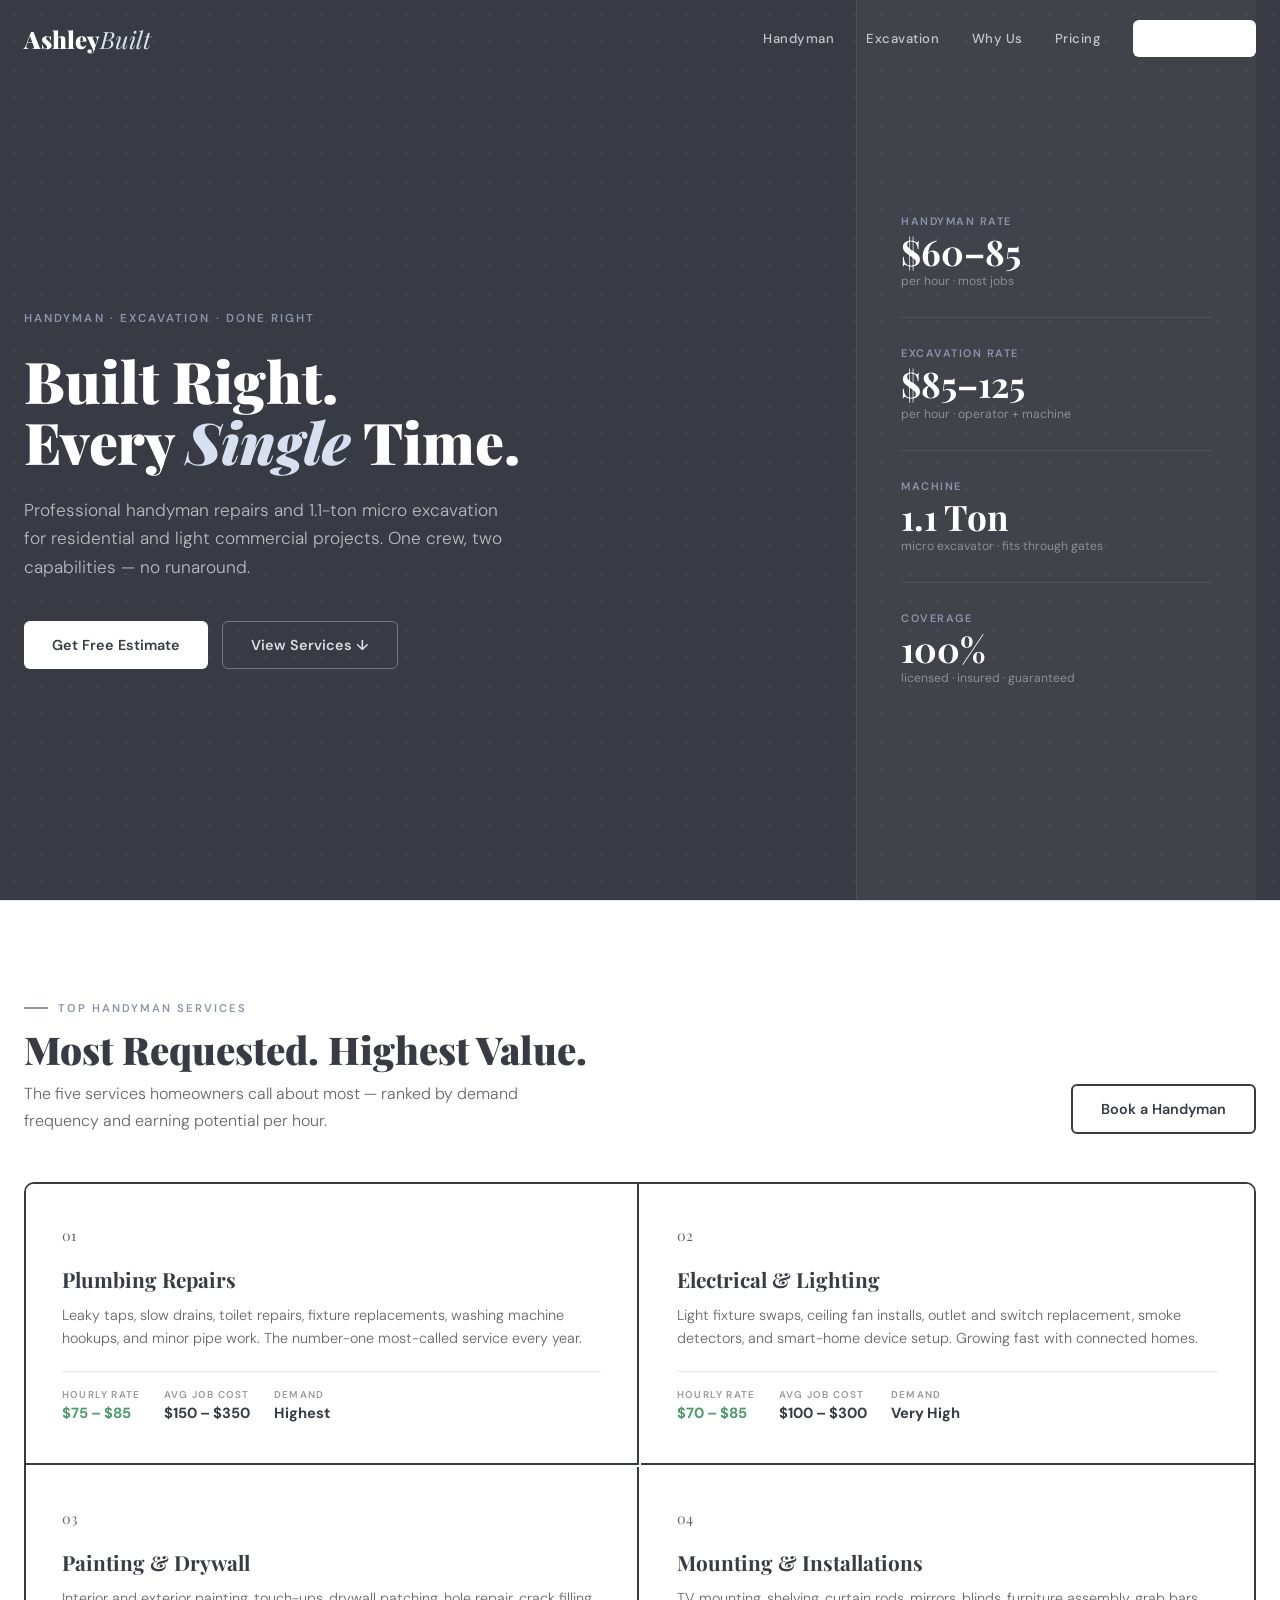
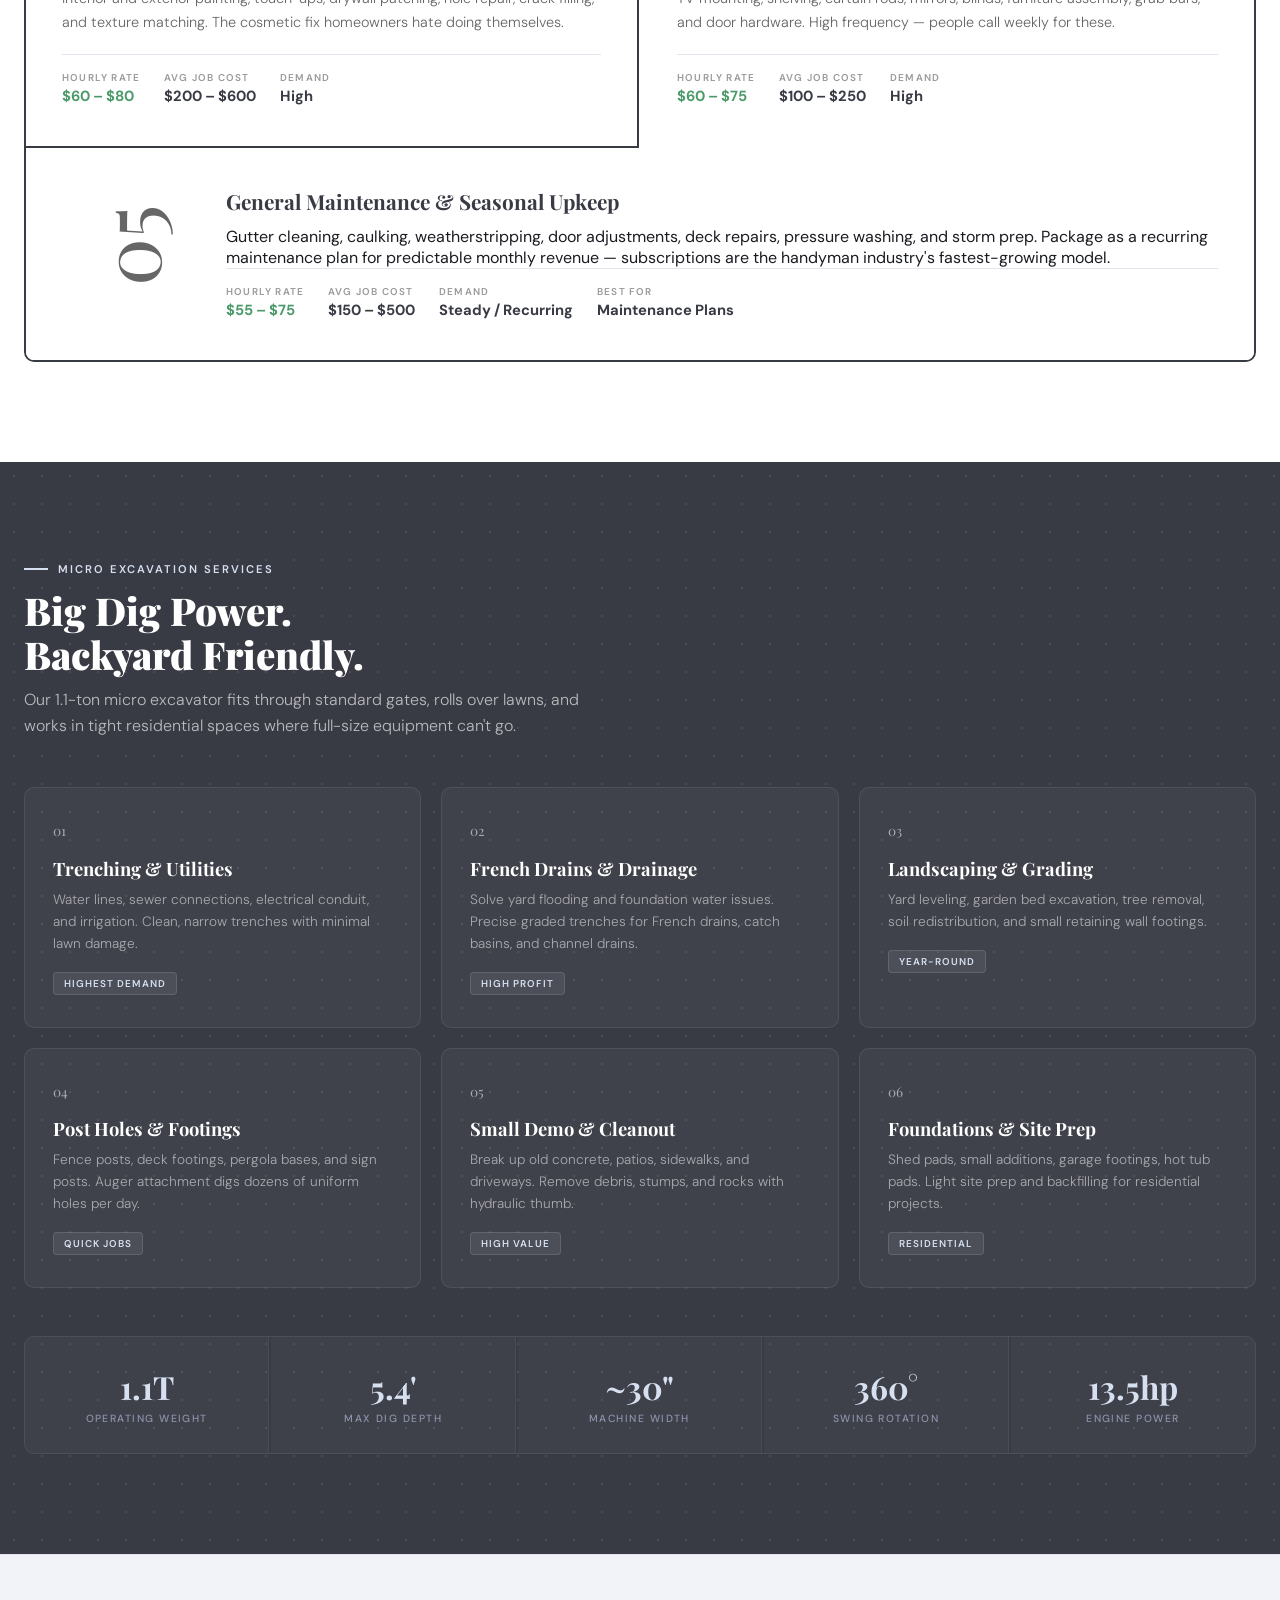
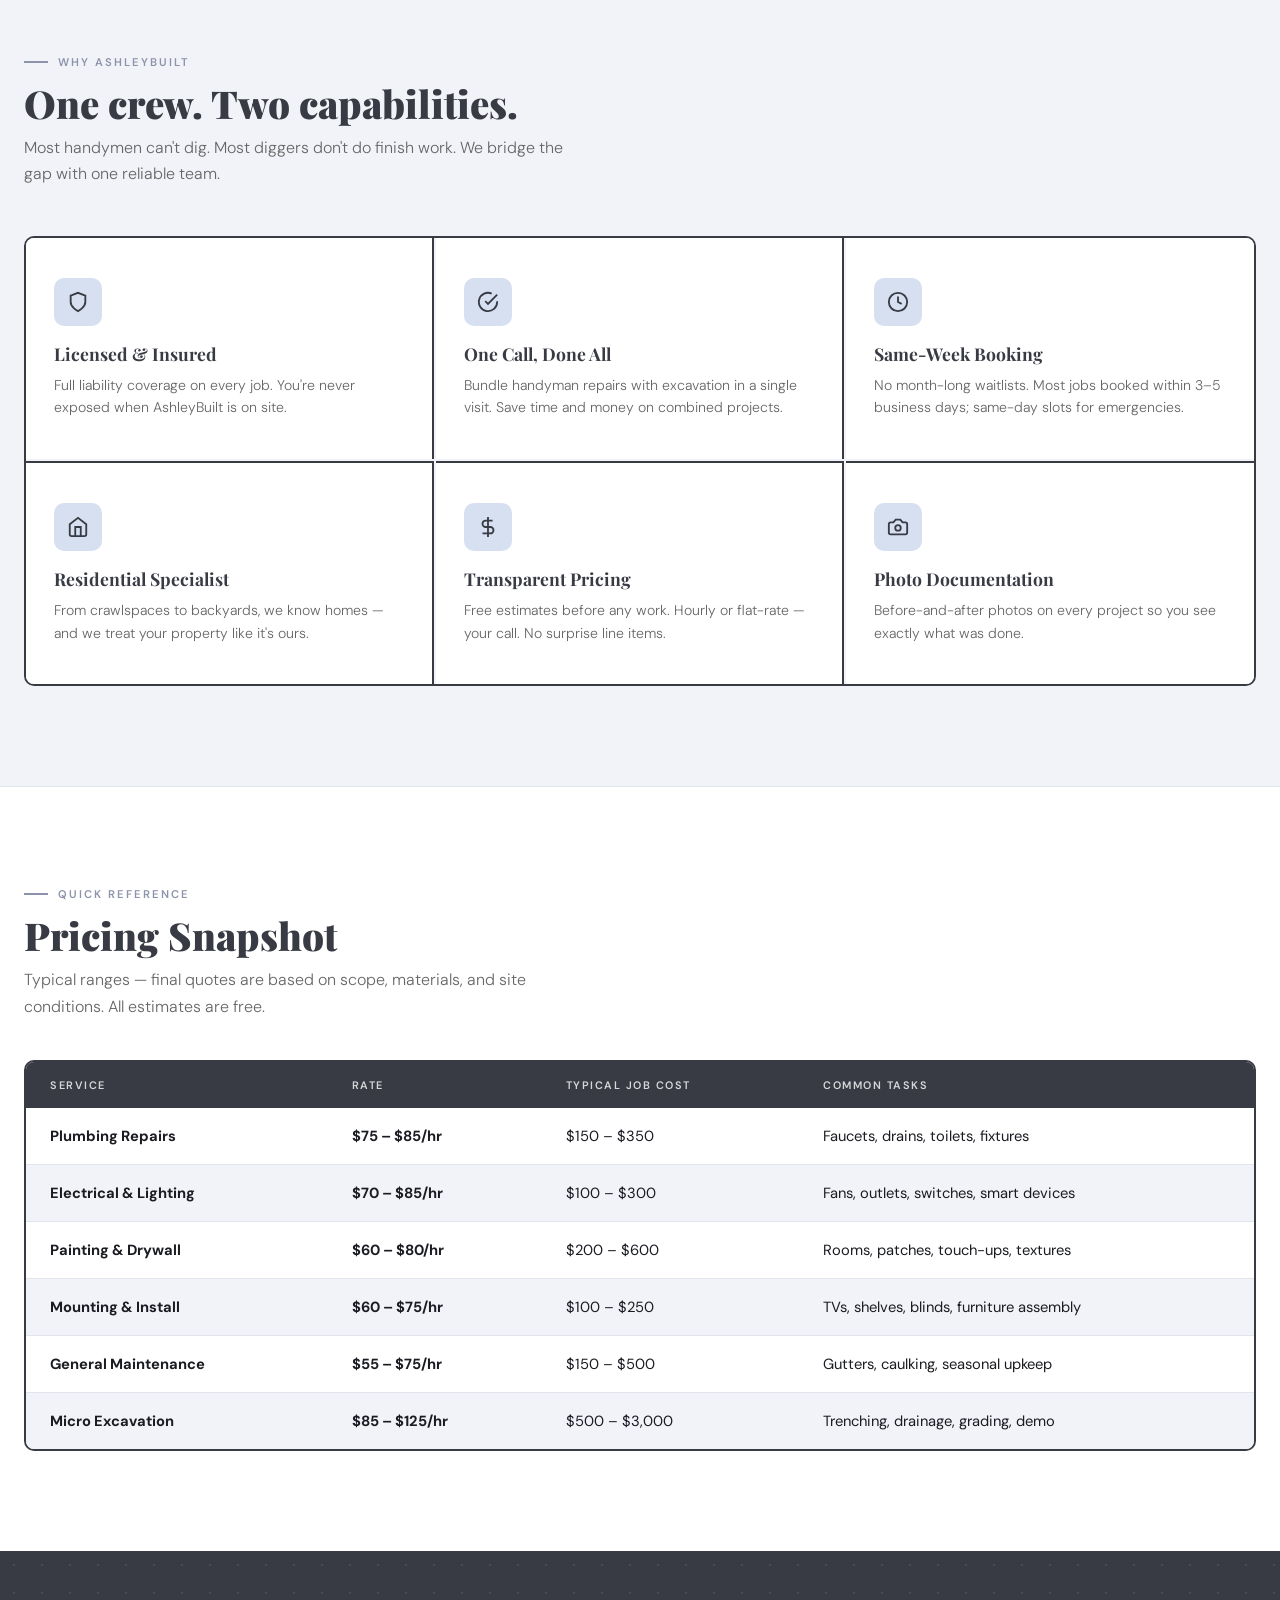
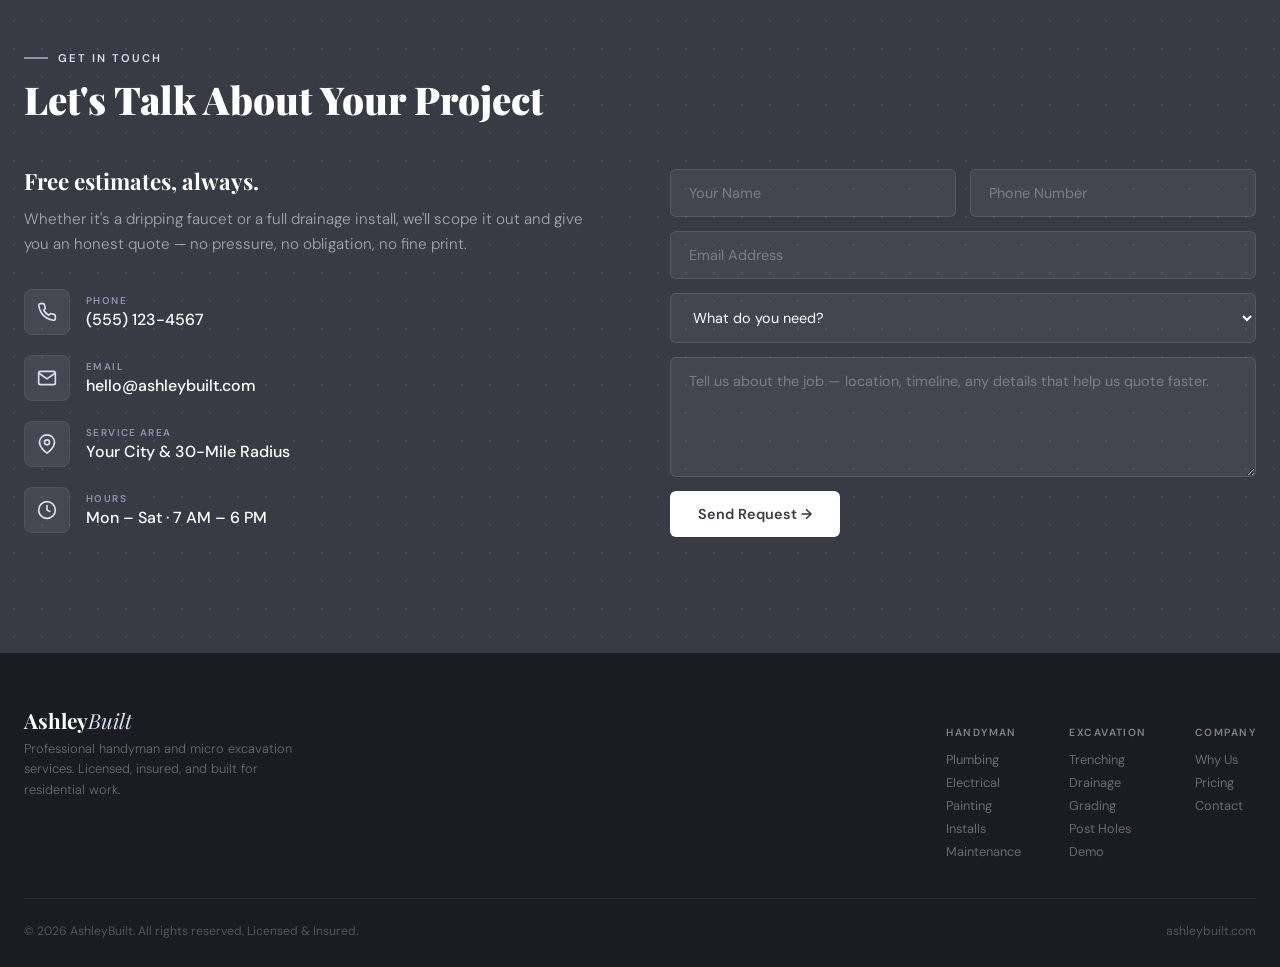
<file: index.html>
<!doctype html>
<html lang="en">
    <head>
        <meta charset="UTF-8" />
        <meta name="viewport" content="width=device-width, initial-scale=1.0" />
        <title>AshleyBuilt — Handyman & Micro Excavation Services</title>
        <link rel="preconnect" href="https://fonts.googleapis.com" />
        <link
            href="https://fonts.googleapis.com/css2?family=DM+Sans:ital,wght@0,300;0,400;0,500;0,600;0,700&family=Playfair+Display:ital,wght@0,400;0,700;0,900;1,400;1,700&display=swap"
            rel="stylesheet"
        />
        <link rel="stylesheet" href="styles.css" />
    </head>
    <body>
        <!-- ═══════════════════════════════════════════════════════
     NAV
     ═══════════════════════════════════════════════════════ -->
        <nav class="site-nav" id="siteNav">
            <div class="container">
                <div class="nav-inner">
                    <a href="#" class="nav-logo">Ashley<span>Built</span></a>
                    <div class="nav-links" id="navLinks">
                        <a href="#handyman">Handyman</a>
                        <a href="#excavation">Excavation</a>
                        <a href="#why">Why Us</a>
                        <a href="#pricing">Pricing</a>
                        <a
                            href="#contact"
                            class="btn btn--solid"
                            style="font-size: 0.8rem"
                            >Get a Quote</a
                        >
                    </div>
                    <button
                        class="mobile-menu-btn"
                        id="menuBtn"
                        aria-label="Toggle menu"
                    >
                        <span></span><span></span><span></span>
                    </button>
                </div>
            </div>
        </nav>

        <!-- ═══════════════════════════════════════════════════════
     PAGE 1 — HERO
     ═══════════════════════════════════════════════════════ -->
        <section class="hero dot-bg" id="home">
            <div class="container">
                <div class="hero-inner">
                    <div class="hero-copy">
                        <p class="hero-eyebrow">
                            Handyman · Excavation · Done Right
                        </p>
                        <h1>Built Right.<br />Every <em>Single</em> Time.</h1>
                        <p class="hero-sub">
                            Professional handyman repairs and 1.1-ton micro
                            excavation for residential and light commercial
                            projects. One crew, two capabilities — no runaround.
                        </p>
                        <div class="hero-ctas">
                            <a href="#contact" class="btn btn--solid"
                                >Get Free Estimate</a
                            >
                            <a href="#handyman" class="btn btn--ghost"
                                >View Services ↓</a
                            >
                        </div>
                    </div>
                    <aside class="hero-panel">
                        <div class="hero-stat">
                            <p class="stat-label">Handyman Rate</p>
                            <p class="stat-value">$60–85</p>
                            <p class="stat-note">per hour · most jobs</p>
                        </div>
                        <div class="hero-stat">
                            <p class="stat-label">Excavation Rate</p>
                            <p class="stat-value">$85–125</p>
                            <p class="stat-note">
                                per hour · operator + machine
                            </p>
                        </div>
                        <div class="hero-stat">
                            <p class="stat-label">Machine</p>
                            <p class="stat-value">1.1 Ton</p>
                            <p class="stat-note">
                                micro excavator · fits through gates
                            </p>
                        </div>
                        <div class="hero-stat">
                            <p class="stat-label">Coverage</p>
                            <p class="stat-value">100%</p>
                            <p class="stat-note">
                                licensed · insured · guaranteed
                            </p>
                        </div>
                    </aside>
                </div>
            </div>
        </section>

        <!-- ═══════════════════════════════════════════════════════
     PAGE 2 — HANDYMAN SERVICES
     ═══════════════════════════════════════════════════════ -->
        <section class="services-section" id="handyman">
            <div class="container">
                <div class="services-header">
                    <div>
                        <p class="section-eyebrow">Top Handyman Services</p>
                        <h2 class="section-title">
                            Most Requested. Highest Value.
                        </h2>
                        <p class="section-sub">
                            The five services homeowners call about most —
                            ranked by demand frequency and earning potential per
                            hour.
                        </p>
                    </div>
                    <a href="#contact" class="btn btn--outline"
                        >Book a Handyman</a
                    >
                </div>

                <div class="services-grid">
                    <!-- 1 -->
                    <div class="service-card reveal">
                        <p class="service-rank">01</p>
                        <h3>Plumbing Repairs</h3>
                        <p>
                            Leaky taps, slow drains, toilet repairs, fixture
                            replacements, washing machine hookups, and minor
                            pipe work. The number-one most-called service every
                            year.
                        </p>
                        <div class="service-meta">
                            <div class="meta-block">
                                <p class="meta-label">Hourly Rate</p>
                                <p class="meta-value meta-value--green">
                                    $75 – $85
                                </p>
                            </div>
                            <div class="meta-block">
                                <p class="meta-label">Avg Job Cost</p>
                                <p class="meta-value">$150 – $350</p>
                            </div>
                            <div class="meta-block">
                                <p class="meta-label">Demand</p>
                                <p class="meta-value">Highest</p>
                            </div>
                        </div>
                    </div>

                    <!-- 2 -->
                    <div class="service-card reveal">
                        <p class="service-rank">02</p>
                        <h3>Electrical &amp; Lighting</h3>
                        <p>
                            Light fixture swaps, ceiling fan installs, outlet
                            and switch replacement, smoke detectors, and
                            smart-home device setup. Growing fast with connected
                            homes.
                        </p>
                        <div class="service-meta">
                            <div class="meta-block">
                                <p class="meta-label">Hourly Rate</p>
                                <p class="meta-value meta-value--green">
                                    $70 – $85
                                </p>
                            </div>
                            <div class="meta-block">
                                <p class="meta-label">Avg Job Cost</p>
                                <p class="meta-value">$100 – $300</p>
                            </div>
                            <div class="meta-block">
                                <p class="meta-label">Demand</p>
                                <p class="meta-value">Very High</p>
                            </div>
                        </div>
                    </div>

                    <!-- 3 -->
                    <div class="service-card reveal">
                        <p class="service-rank">03</p>
                        <h3>Painting &amp; Drywall</h3>
                        <p>
                            Interior and exterior painting, touch-ups, drywall
                            patching, hole repair, crack filling, and texture
                            matching. The cosmetic fix homeowners hate doing
                            themselves.
                        </p>
                        <div class="service-meta">
                            <div class="meta-block">
                                <p class="meta-label">Hourly Rate</p>
                                <p class="meta-value meta-value--green">
                                    $60 – $80
                                </p>
                            </div>
                            <div class="meta-block">
                                <p class="meta-label">Avg Job Cost</p>
                                <p class="meta-value">$200 – $600</p>
                            </div>
                            <div class="meta-block">
                                <p class="meta-label">Demand</p>
                                <p class="meta-value">High</p>
                            </div>
                        </div>
                    </div>

                    <!-- 4 -->
                    <div class="service-card reveal">
                        <p class="service-rank">04</p>
                        <h3>Mounting &amp; Installations</h3>
                        <p>
                            TV mounting, shelving, curtain rods, mirrors,
                            blinds, furniture assembly, grab bars, and door
                            hardware. High frequency — people call weekly for
                            these.
                        </p>
                        <div class="service-meta">
                            <div class="meta-block">
                                <p class="meta-label">Hourly Rate</p>
                                <p class="meta-value meta-value--green">
                                    $60 – $75
                                </p>
                            </div>
                            <div class="meta-block">
                                <p class="meta-label">Avg Job Cost</p>
                                <p class="meta-value">$100 – $250</p>
                            </div>
                            <div class="meta-block">
                                <p class="meta-label">Demand</p>
                                <p class="meta-value">High</p>
                            </div>
                        </div>
                    </div>

                    <!-- 5 (spans full width) -->
                    <div class="service-card service-card--full reveal">
                        <p class="service-rank">05</p>
                        <div>
                            <h3>General Maintenance &amp; Seasonal Upkeep</h3>
                            <p>
                                Gutter cleaning, caulking, weatherstripping,
                                door adjustments, deck repairs, pressure
                                washing, and storm prep. Package as a recurring
                                maintenance plan for predictable monthly revenue
                                — subscriptions are the handyman industry's
                                fastest-growing model.
                            </p>
                            <div class="service-meta">
                                <div class="meta-block">
                                    <p class="meta-label">Hourly Rate</p>
                                    <p class="meta-value meta-value--green">
                                        $55 – $75
                                    </p>
                                </div>
                                <div class="meta-block">
                                    <p class="meta-label">Avg Job Cost</p>
                                    <p class="meta-value">$150 – $500</p>
                                </div>
                                <div class="meta-block">
                                    <p class="meta-label">Demand</p>
                                    <p class="meta-value">Steady / Recurring</p>
                                </div>
                                <div class="meta-block">
                                    <p class="meta-label">Best For</p>
                                    <p class="meta-value">Maintenance Plans</p>
                                </div>
                            </div>
                        </div>
                    </div>
                </div>
            </div>
        </section>

        <!-- ═══════════════════════════════════════════════════════
     PAGE 3 — EXCAVATION
     ═══════════════════════════════════════════════════════ -->
        <section class="excavation-section dot-bg" id="excavation">
            <div class="container">
                <p class="section-eyebrow">Micro Excavation Services</p>
                <h2 class="section-title section-title--light">
                    Big Dig Power.<br />Backyard Friendly.
                </h2>
                <p class="section-sub section-sub--light">
                    Our 1.1-ton micro excavator fits through standard gates,
                    rolls over lawns, and works in tight residential spaces
                    where full-size equipment can't go.
                </p>

                <div class="excavation-grid">
                    <div class="exc-card reveal">
                        <p class="exc-num">01</p>
                        <h3>Trenching &amp; Utilities</h3>
                        <p>
                            Water lines, sewer connections, electrical conduit,
                            and irrigation. Clean, narrow trenches with minimal
                            lawn damage.
                        </p>
                        <span class="exc-tag">Highest Demand</span>
                    </div>

                    <div class="exc-card reveal">
                        <p class="exc-num">02</p>
                        <h3>French Drains &amp; Drainage</h3>
                        <p>
                            Solve yard flooding and foundation water issues.
                            Precise graded trenches for French drains, catch
                            basins, and channel drains.
                        </p>
                        <span class="exc-tag">High Profit</span>
                    </div>

                    <div class="exc-card reveal">
                        <p class="exc-num">03</p>
                        <h3>Landscaping &amp; Grading</h3>
                        <p>
                            Yard leveling, garden bed excavation, tree removal,
                            soil redistribution, and small retaining wall
                            footings.
                        </p>
                        <span class="exc-tag">Year-Round</span>
                    </div>

                    <div class="exc-card reveal">
                        <p class="exc-num">04</p>
                        <h3>Post Holes &amp; Footings</h3>
                        <p>
                            Fence posts, deck footings, pergola bases, and sign
                            posts. Auger attachment digs dozens of uniform holes
                            per day.
                        </p>
                        <span class="exc-tag">Quick Jobs</span>
                    </div>

                    <div class="exc-card reveal">
                        <p class="exc-num">05</p>
                        <h3>Small Demo &amp; Cleanout</h3>
                        <p>
                            Break up old concrete, patios, sidewalks, and
                            driveways. Remove debris, stumps, and rocks with
                            hydraulic thumb.
                        </p>
                        <span class="exc-tag">High Value</span>
                    </div>

                    <div class="exc-card reveal">
                        <p class="exc-num">06</p>
                        <h3>Foundations &amp; Site Prep</h3>
                        <p>
                            Shed pads, small additions, garage footings, hot tub
                            pads. Light site prep and backfilling for
                            residential projects.
                        </p>
                        <span class="exc-tag">Residential</span>
                    </div>
                </div>

                <div class="machine-specs">
                    <div class="spec">
                        <p class="spec-val">1.1T</p>
                        <p class="spec-label">Operating Weight</p>
                    </div>
                    <div class="spec">
                        <p class="spec-val">5.4'</p>
                        <p class="spec-label">Max Dig Depth</p>
                    </div>
                    <div class="spec">
                        <p class="spec-val">~30"</p>
                        <p class="spec-label">Machine Width</p>
                    </div>
                    <div class="spec">
                        <p class="spec-val">360°</p>
                        <p class="spec-label">Swing Rotation</p>
                    </div>
                    <div class="spec">
                        <p class="spec-val">13.5hp</p>
                        <p class="spec-label">Engine Power</p>
                    </div>
                </div>
            </div>
        </section>

        <!-- ═══════════════════════════════════════════════════════
     PAGE 4 — WHY US + PRICING
     ═══════════════════════════════════════════════════════ -->
        <section class="why-section" id="why">
            <div class="container">
                <p class="section-eyebrow">Why AshleyBuilt</p>
                <h2 class="section-title">One crew. Two capabilities.</h2>
                <p class="section-sub">
                    Most handymen can't dig. Most diggers don't do finish work.
                    We bridge the gap with one reliable team.
                </p>

                <div class="why-grid">
                    <div class="why-card reveal">
                        <div class="why-icon">
                            <svg viewBox="0 0 24 24">
                                <path
                                    d="M12 22s8-4 8-10V5l-8-3-8 3v7c0 6 8 10 8 10z"
                                />
                            </svg>
                        </div>
                        <h3>Licensed &amp; Insured</h3>
                        <p>
                            Full liability coverage on every job. You're never
                            exposed when AshleyBuilt is on site.
                        </p>
                    </div>

                    <div class="why-card reveal">
                        <div class="why-icon">
                            <svg viewBox="0 0 24 24">
                                <path d="M22 11.08V12a10 10 0 1 1-5.93-9.14" />
                                <polyline points="22 4 12 14.01 9 11.01" />
                            </svg>
                        </div>
                        <h3>One Call, Done All</h3>
                        <p>
                            Bundle handyman repairs with excavation in a single
                            visit. Save time and money on combined projects.
                        </p>
                    </div>

                    <div class="why-card reveal">
                        <div class="why-icon">
                            <svg viewBox="0 0 24 24">
                                <circle cx="12" cy="12" r="10" />
                                <polyline points="12 6 12 12 16 14" />
                            </svg>
                        </div>
                        <h3>Same-Week Booking</h3>
                        <p>
                            No month-long waitlists. Most jobs booked within 3–5
                            business days; same-day slots for emergencies.
                        </p>
                    </div>

                    <div class="why-card reveal">
                        <div class="why-icon">
                            <svg viewBox="0 0 24 24">
                                <path
                                    d="M3 9l9-7 9 7v11a2 2 0 0 1-2 2H5a2 2 0 0 1-2-2z"
                                />
                                <polyline points="9 22 9 12 15 12 15 22" />
                            </svg>
                        </div>
                        <h3>Residential Specialist</h3>
                        <p>
                            From crawlspaces to backyards, we know homes — and
                            we treat your property like it's ours.
                        </p>
                    </div>

                    <div class="why-card reveal">
                        <div class="why-icon">
                            <svg viewBox="0 0 24 24">
                                <line x1="12" y1="1" x2="12" y2="23" />
                                <path
                                    d="M17 5H9.5a3.5 3.5 0 0 0 0 7h5a3.5 3.5 0 0 1 0 7H6"
                                />
                            </svg>
                        </div>
                        <h3>Transparent Pricing</h3>
                        <p>
                            Free estimates before any work. Hourly or flat-rate
                            — your call. No surprise line items.
                        </p>
                    </div>

                    <div class="why-card reveal">
                        <div class="why-icon">
                            <svg viewBox="0 0 24 24">
                                <path
                                    d="M14.5 4h-5L7 7H4a2 2 0 0 0-2 2v9a2 2 0 0 0 2 2h16a2 2 0 0 0 2-2V9a2 2 0 0 0-2-2h-3l-2.5-3z"
                                />
                                <circle cx="12" cy="13" r="3" />
                            </svg>
                        </div>
                        <h3>Photo Documentation</h3>
                        <p>
                            Before-and-after photos on every project so you see
                            exactly what was done.
                        </p>
                    </div>
                </div>
            </div>
        </section>

        <!-- ── PRICING TABLE ── -->
        <section class="pricing-section" id="pricing">
            <div class="container">
                <p class="section-eyebrow">Quick Reference</p>
                <h2 class="section-title">Pricing Snapshot</h2>
                <p class="section-sub">
                    Typical ranges — final quotes are based on scope, materials,
                    and site conditions. All estimates are free.
                </p>

                <div class="pricing-table-wrap">
                    <table class="pricing-table">
                        <thead>
                            <tr>
                                <th>Service</th>
                                <th>Rate</th>
                                <th>Typical Job Cost</th>
                                <th>Common Tasks</th>
                            </tr>
                        </thead>
                        <tbody>
                            <tr>
                                <td><strong>Plumbing Repairs</strong></td>
                                <td class="price-highlight">$75 – $85/hr</td>
                                <td>$150 – $350</td>
                                <td>Faucets, drains, toilets, fixtures</td>
                            </tr>
                            <tr>
                                <td>
                                    <strong>Electrical &amp; Lighting</strong>
                                </td>
                                <td class="price-highlight">$70 – $85/hr</td>
                                <td>$100 – $300</td>
                                <td>Fans, outlets, switches, smart devices</td>
                            </tr>
                            <tr>
                                <td><strong>Painting &amp; Drywall</strong></td>
                                <td class="price-highlight">$60 – $80/hr</td>
                                <td>$200 – $600</td>
                                <td>Rooms, patches, touch-ups, textures</td>
                            </tr>
                            <tr>
                                <td><strong>Mounting &amp; Install</strong></td>
                                <td class="price-highlight">$60 – $75/hr</td>
                                <td>$100 – $250</td>
                                <td>
                                    TVs, shelves, blinds, furniture assembly
                                </td>
                            </tr>
                            <tr>
                                <td><strong>General Maintenance</strong></td>
                                <td class="price-highlight">$55 – $75/hr</td>
                                <td>$150 – $500</td>
                                <td>Gutters, caulking, seasonal upkeep</td>
                            </tr>
                            <tr>
                                <td><strong>Micro Excavation</strong></td>
                                <td class="price-highlight">$85 – $125/hr</td>
                                <td>$500 – $3,000</td>
                                <td>Trenching, drainage, grading, demo</td>
                            </tr>
                        </tbody>
                    </table>
                </div>
            </div>
        </section>

        <!-- ═══════════════════════════════════════════════════════
     PAGE 5 — CONTACT
     ═══════════════════════════════════════════════════════ -->
        <section class="contact-section dot-bg" id="contact">
            <div class="container">
                <p class="section-eyebrow" style="color: var(--mist)">
                    Get In Touch
                </p>
                <h2 class="section-title section-title--light">
                    Let's Talk About Your Project
                </h2>

                <div class="contact-grid">
                    <div class="contact-info">
                        <h3>Free estimates, always.</h3>
                        <p>
                            Whether it's a dripping faucet or a full drainage
                            install, we'll scope it out and give you an honest
                            quote — no pressure, no obligation, no fine print.
                        </p>

                        <div class="contact-row">
                            <div class="contact-icon">
                                <svg viewBox="0 0 24 24">
                                    <path
                                        d="M22 16.92v3a2 2 0 0 1-2.18 2 19.79 19.79 0 0 1-8.63-3.07 19.5 19.5 0 0 1-6-6 19.79 19.79 0 0 1-3.07-8.67A2 2 0 0 1 4.11 2h3a2 2 0 0 1 2 1.72 12.84 12.84 0 0 0 .7 2.81 2 2 0 0 1-.45 2.11L8.09 9.91a16 16 0 0 0 6 6l1.27-1.27a2 2 0 0 1 2.11-.45 12.84 12.84 0 0 0 2.81.7A2 2 0 0 1 22 16.92z"
                                    />
                                </svg>
                            </div>
                            <div class="contact-text">
                                <p class="ct-label">Phone</p>
                                <p class="ct-value">(555) 123-4567</p>
                            </div>
                        </div>

                        <div class="contact-row">
                            <div class="contact-icon">
                                <svg viewBox="0 0 24 24">
                                    <path
                                        d="M4 4h16c1.1 0 2 .9 2 2v12c0 1.1-.9 2-2 2H4c-1.1 0-2-.9-2-2V6c0-1.1.9-2 2-2z"
                                    />
                                    <polyline points="22,6 12,13 2,6" />
                                </svg>
                            </div>
                            <div class="contact-text">
                                <p class="ct-label">Email</p>
                                <p class="ct-value">hello@ashleybuilt.com</p>
                            </div>
                        </div>

                        <div class="contact-row">
                            <div class="contact-icon">
                                <svg viewBox="0 0 24 24">
                                    <path
                                        d="M21 10c0 7-9 13-9 13s-9-6-9-13a9 9 0 0 1 18 0z"
                                    />
                                    <circle cx="12" cy="10" r="3" />
                                </svg>
                            </div>
                            <div class="contact-text">
                                <p class="ct-label">Service Area</p>
                                <p class="ct-value">
                                    Your City &amp; 30-Mile Radius
                                </p>
                            </div>
                        </div>

                        <div class="contact-row">
                            <div class="contact-icon">
                                <svg viewBox="0 0 24 24">
                                    <circle cx="12" cy="12" r="10" />
                                    <polyline points="12 6 12 12 16 14" />
                                </svg>
                            </div>
                            <div class="contact-text">
                                <p class="ct-label">Hours</p>
                                <p class="ct-value">Mon – Sat · 7 AM – 6 PM</p>
                            </div>
                        </div>
                    </div>

                    <form
                        class="contact-form"
                        onsubmit="
                            event.preventDefault();
                            alert(
                                'Quote request sent! We\'ll be in touch within 24 hours.',
                            );
                        "
                    >
                        <div class="form-row">
                            <input
                                type="text"
                                placeholder="Your Name"
                                required
                            />
                            <input
                                type="tel"
                                placeholder="Phone Number"
                                required
                            />
                        </div>
                        <input
                            type="email"
                            placeholder="Email Address"
                            required
                        />
                        <select required>
                            <option value="" disabled selected>
                                What do you need?
                            </option>
                            <optgroup label="Handyman">
                                <option>Plumbing Repair</option>
                                <option>Electrical / Lighting</option>
                                <option>Painting / Drywall</option>
                                <option>Mounting / Installation</option>
                                <option>General Maintenance</option>
                            </optgroup>
                            <optgroup label="Micro Excavation">
                                <option>Trenching &amp; Utilities</option>
                                <option>French Drains / Drainage</option>
                                <option>Landscaping / Grading</option>
                                <option>Post Holes / Footings</option>
                                <option>Demo / Cleanout</option>
                                <option>Foundations / Site Prep</option>
                            </optgroup>
                            <option>Other / Multiple Services</option>
                        </select>
                        <textarea
                            placeholder="Tell us about the job — location, timeline, any details that help us quote faster."
                        ></textarea>
                        <button
                            type="submit"
                            class="btn btn--solid"
                            style="align-self: flex-start"
                        >
                            Send Request →
                        </button>
                    </form>
                </div>
            </div>
        </section>

        <!-- ═══════════════════════════════════════════════════════
     FOOTER
     ═══════════════════════════════════════════════════════ -->
        <footer class="site-footer">
            <div class="container">
                <div class="footer-inner">
                    <div class="footer-brand">
                        <h4>Ashley<span>Built</span></h4>
                        <p>
                            Professional handyman and micro excavation services.
                            Licensed, insured, and built for residential work.
                        </p>
                    </div>
                    <div class="footer-nav">
                        <div class="footer-col">
                            <h5>Handyman</h5>
                            <a href="#handyman">Plumbing</a>
                            <a href="#handyman">Electrical</a>
                            <a href="#handyman">Painting</a>
                            <a href="#handyman">Installs</a>
                            <a href="#handyman">Maintenance</a>
                        </div>
                        <div class="footer-col">
                            <h5>Excavation</h5>
                            <a href="#excavation">Trenching</a>
                            <a href="#excavation">Drainage</a>
                            <a href="#excavation">Grading</a>
                            <a href="#excavation">Post Holes</a>
                            <a href="#excavation">Demo</a>
                        </div>
                        <div class="footer-col">
                            <h5>Company</h5>
                            <a href="#why">Why Us</a>
                            <a href="#pricing">Pricing</a>
                            <a href="#contact">Contact</a>
                        </div>
                    </div>
                </div>
                <div class="footer-bottom">
                    <p>
                        &copy; 2026 AshleyBuilt. All rights reserved. Licensed
                        &amp; Insured.
                    </p>
                    <p>ashleybuilt.com</p>
                </div>
            </div>
        </footer>

        <!-- ═══════════════════════════════════════════════════════
     SCRIPTS
     ═══════════════════════════════════════════════════════ -->
        <script>
            // ── Sticky nav background
            const nav = document.getElementById("siteNav");
            window.addEventListener("scroll", () => {
                nav.classList.toggle("scrolled", window.scrollY > 60);
            });

            // ── Mobile menu
            document.getElementById("menuBtn").addEventListener("click", () => {
                document.getElementById("navLinks").classList.toggle("open");
            });

            // ── Smooth scroll
            document.querySelectorAll('a[href^="#"]').forEach((link) => {
                link.addEventListener("click", (e) => {
                    e.preventDefault();
                    const target = document.querySelector(
                        link.getAttribute("href"),
                    );
                    if (target) {
                        target.scrollIntoView({
                            behavior: "smooth",
                            block: "start",
                        });
                        document
                            .getElementById("navLinks")
                            .classList.remove("open");
                    }
                });
            });

            // ── Reveal on scroll
            const reveals = document.querySelectorAll(".reveal");
            const revealObserver = new IntersectionObserver(
                (entries) => {
                    entries.forEach((entry, i) => {
                        if (entry.isIntersecting) {
                            // stagger siblings
                            const siblings = [
                                ...entry.target.parentElement.querySelectorAll(
                                    ".reveal",
                                ),
                            ];
                            const idx = siblings.indexOf(entry.target);
                            entry.target.style.transitionDelay = `${idx * 0.08}s`;
                            entry.target.classList.add("visible");
                            revealObserver.unobserve(entry.target);
                        }
                    });
                },
                { threshold: 0.08 },
            );
            reveals.forEach((el) => revealObserver.observe(el));
        </script>
    </body>
</html>
</file>
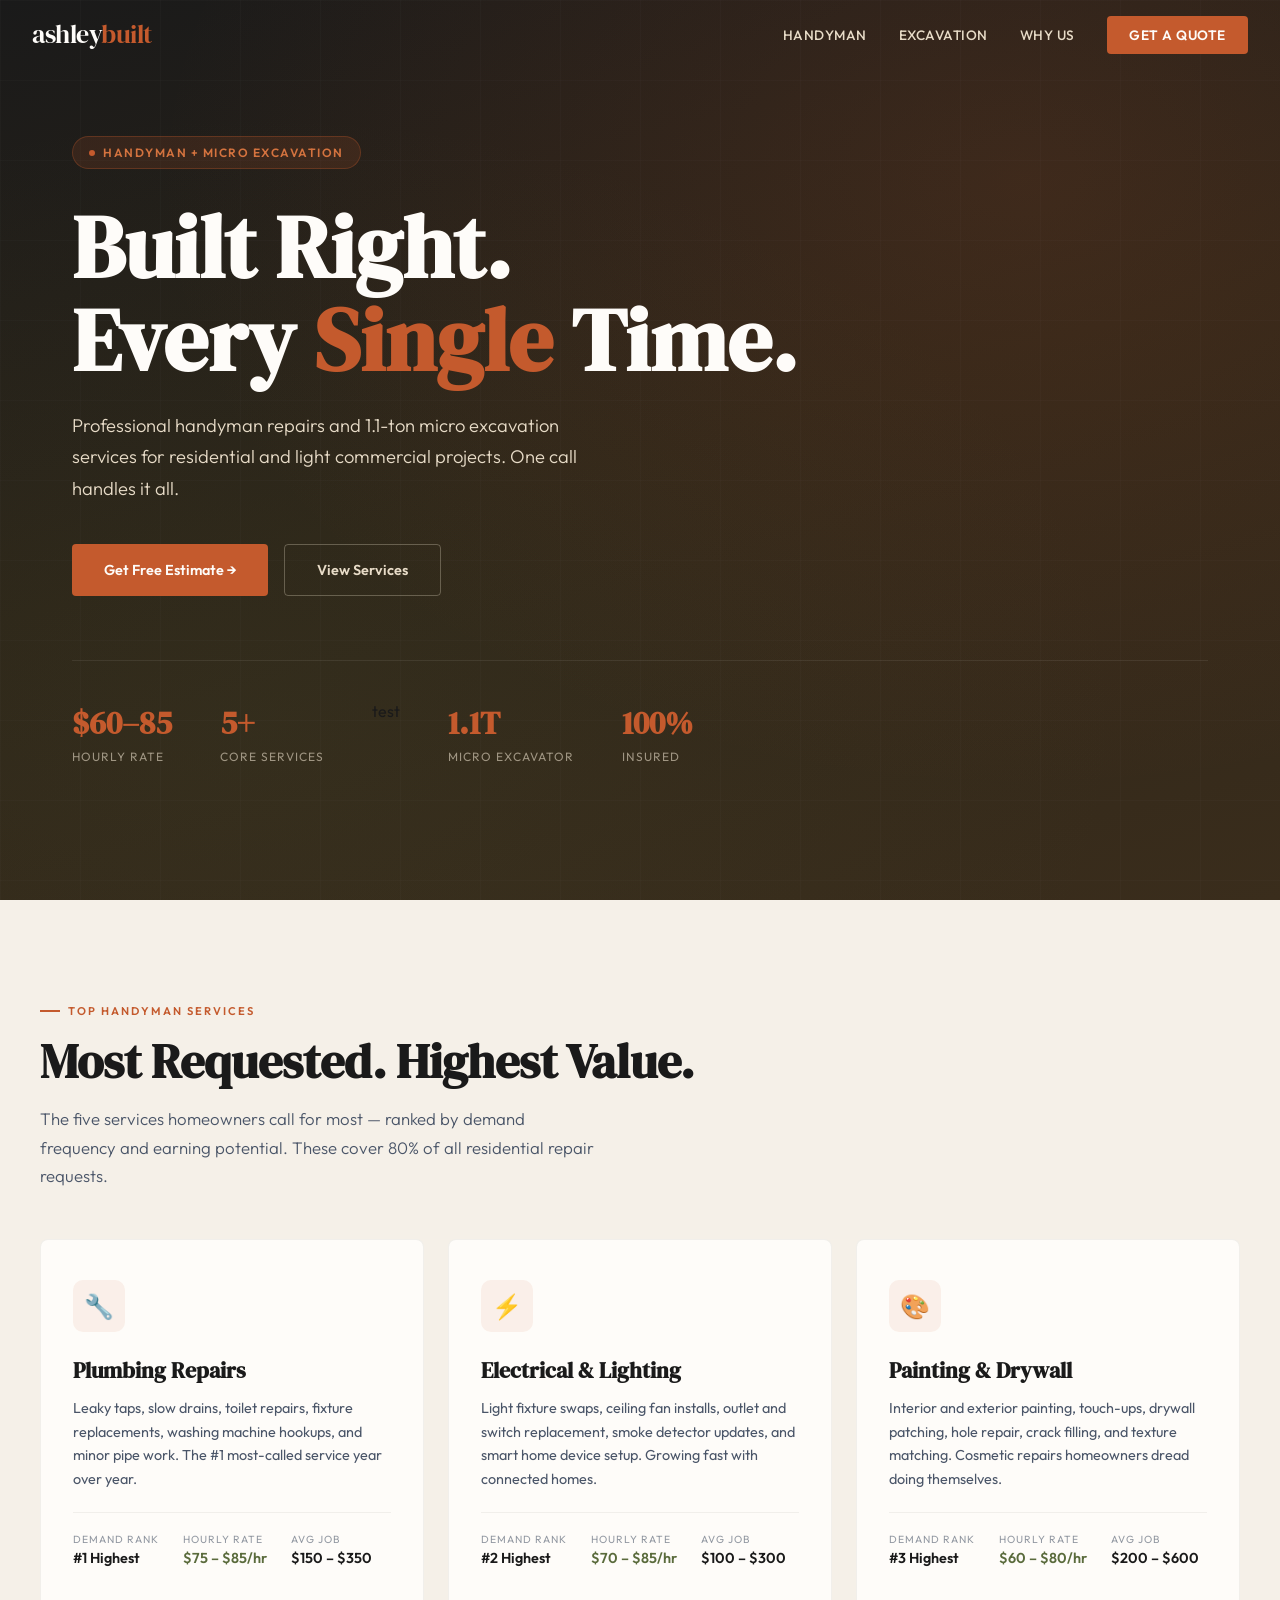
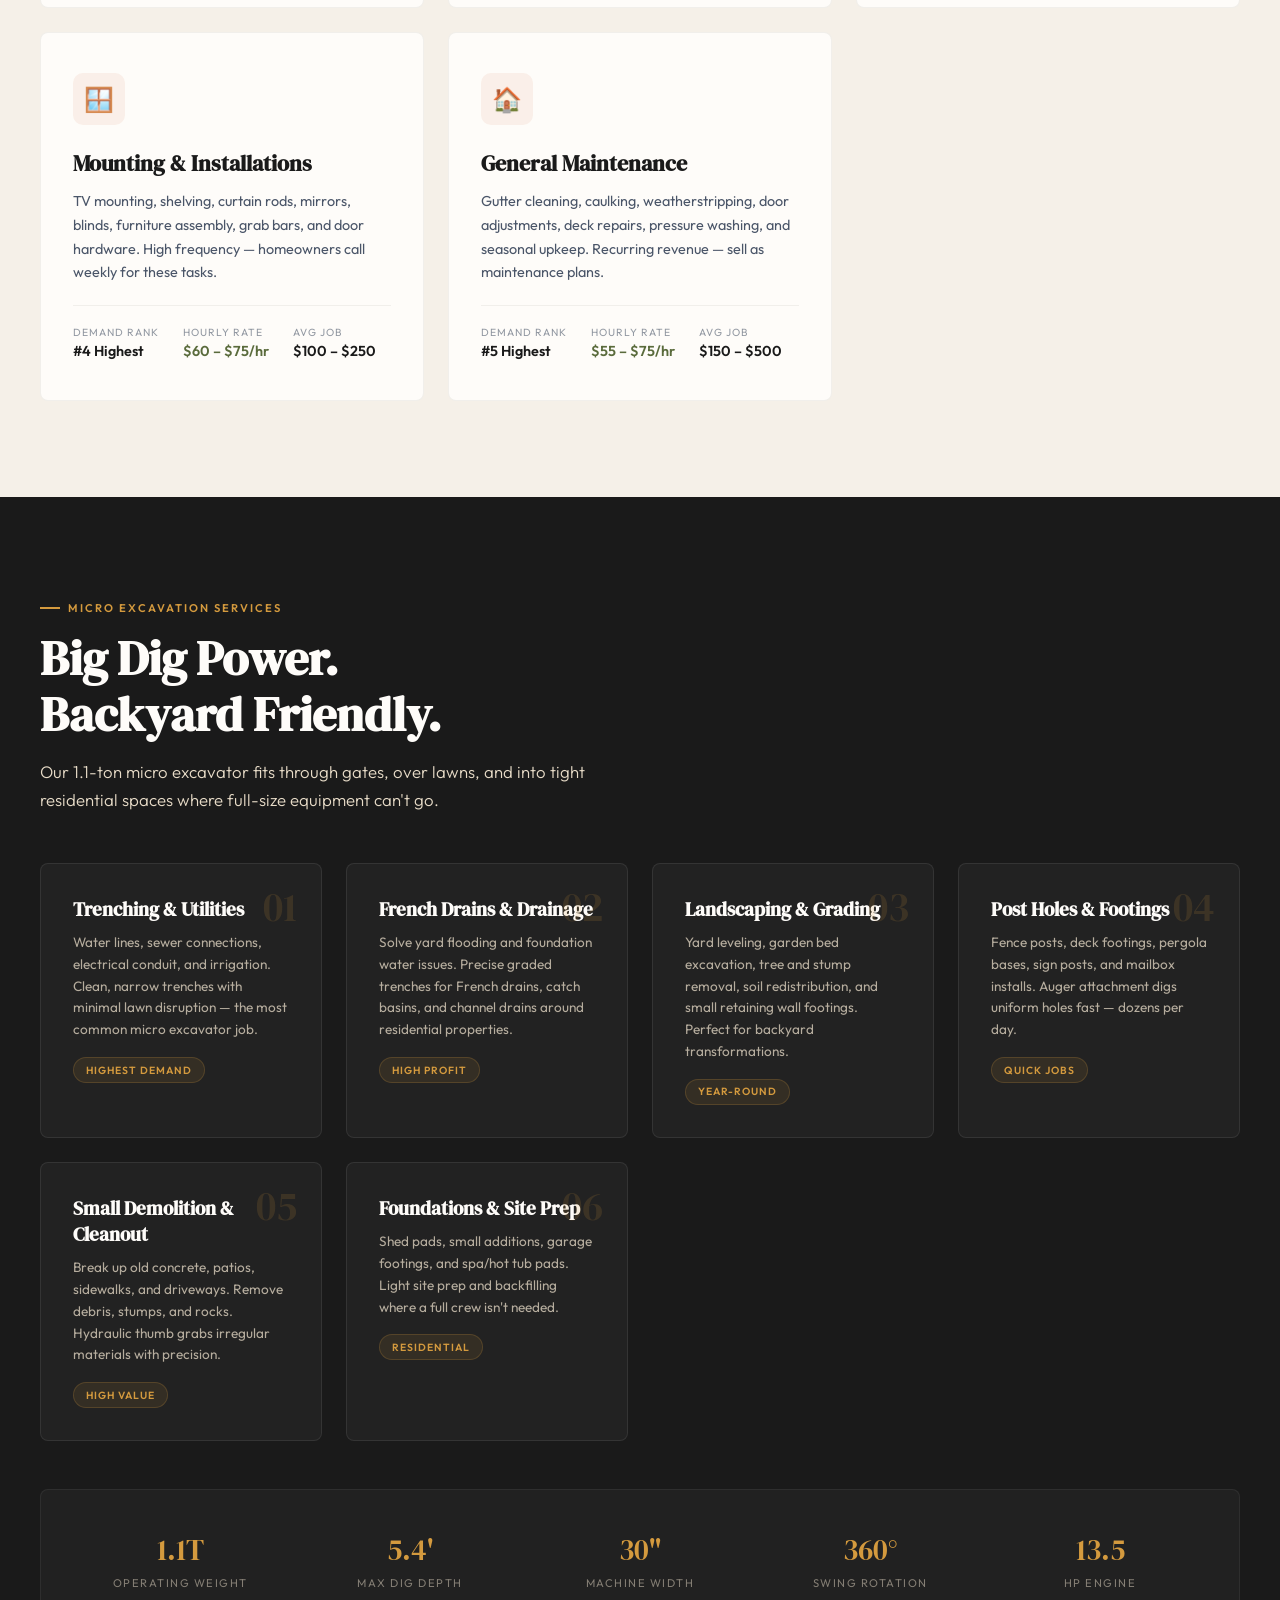
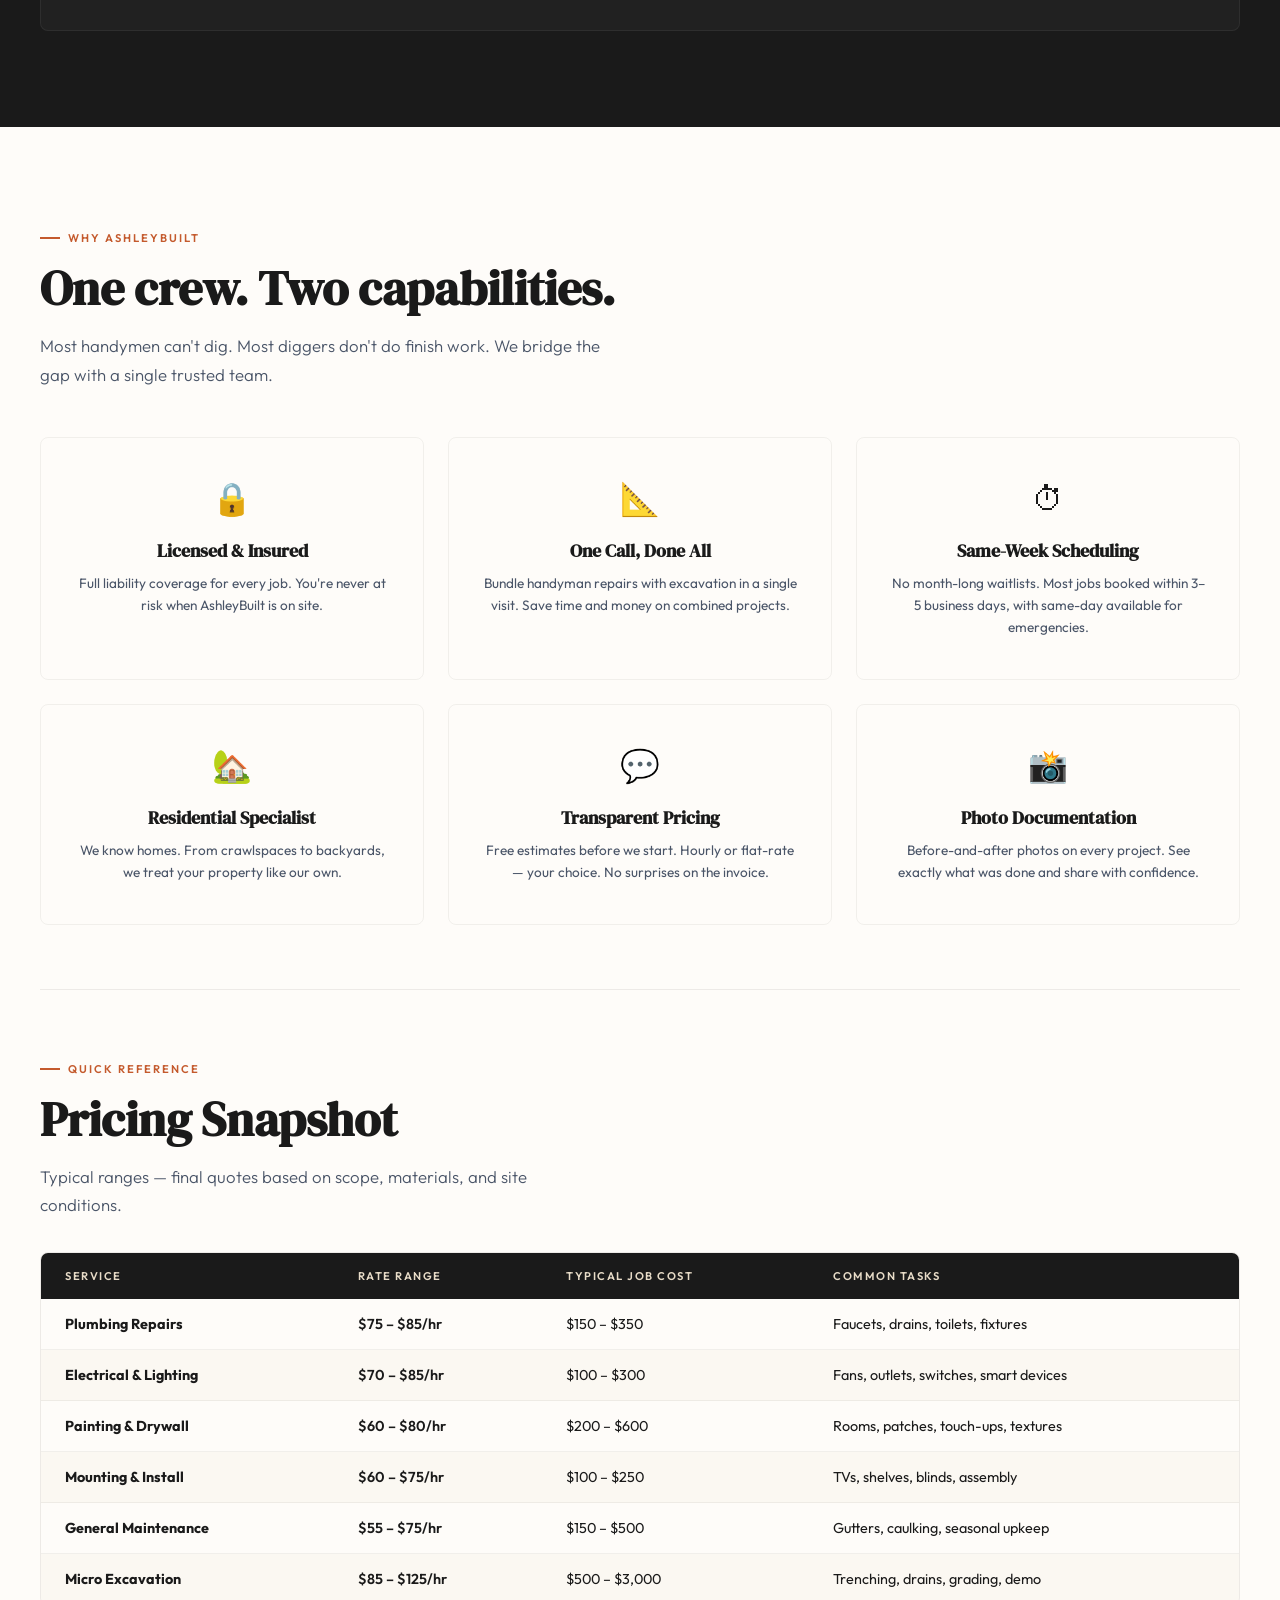
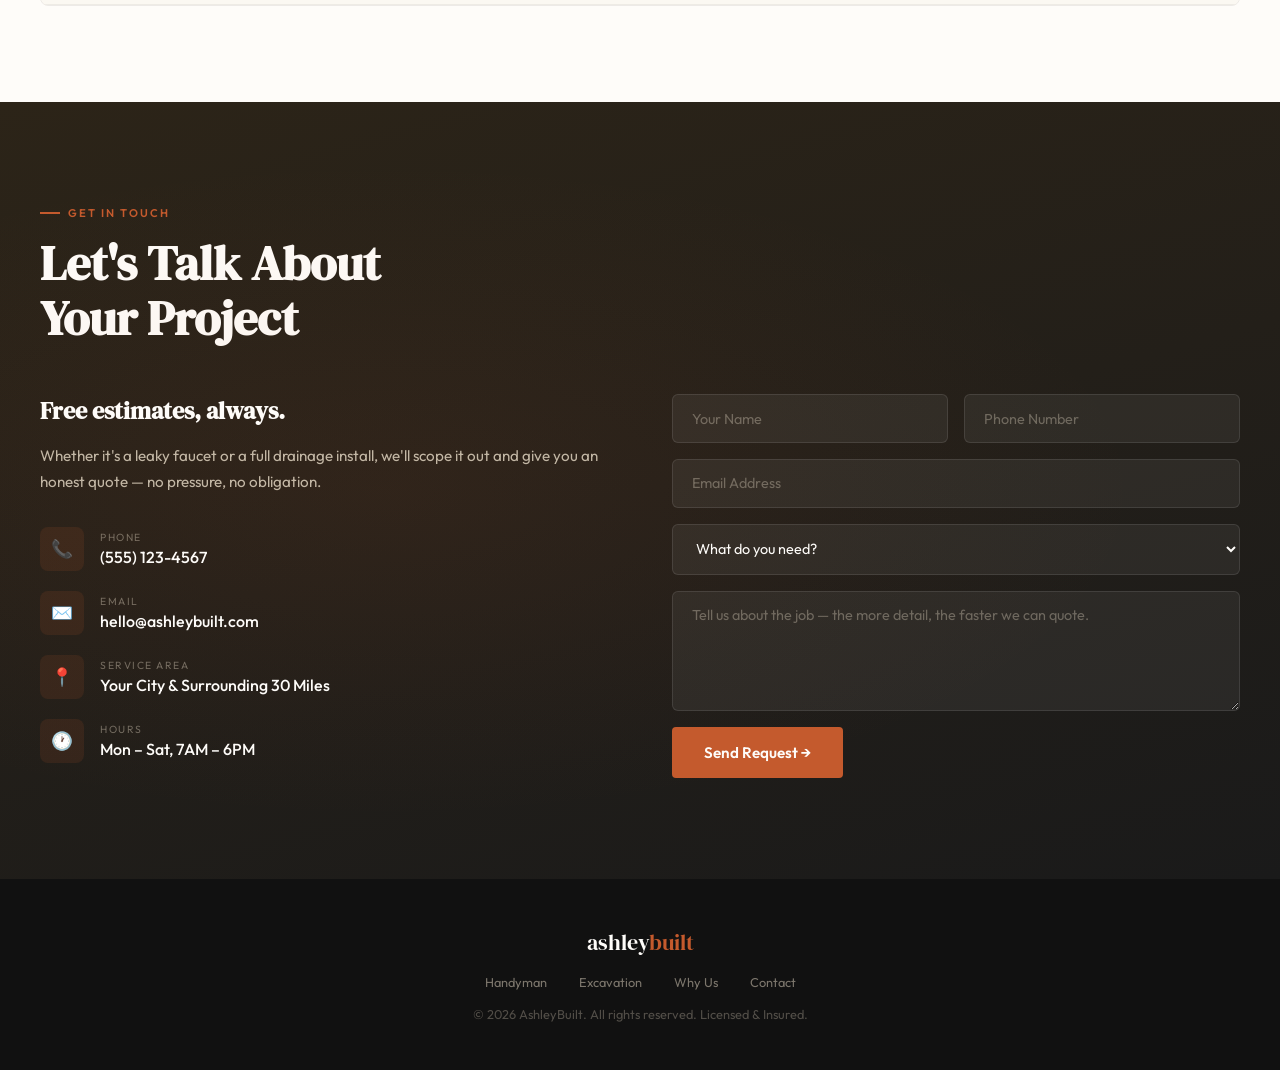
<file: ashleybuilt-website.html>
<!doctype html>
<html lang="en">
    <head>
        <meta charset="UTF-8" />
        <meta name="viewport" content="width=device-width, initial-scale=1.0" />
        <title>AshleyBuilt — Handyman & Micro Excavation</title>
        <link rel="preconnect" href="https://fonts.googleapis.com" />
        <link
            href="https://fonts.googleapis.com/css2?family=DM+Serif+Display&family=Outfit:wght@300;400;500;600;700&display=swap"
            rel="stylesheet"
        />
        <style>
            :root {
              --coal: #1a1a1a;
              --bark: #2c2418;
              --sand: #e8dcc8;
              --cream: #f5f0e8;
              --rust: #c45a2d;
              --rust-light: #d4733f;
              --olive: #5a6b3c;
              --olive-light: #6d8047;
              --slate: #4a5568;
              --white: #fefcf9;
              --amber: #d49a3e;
              <
            }

            * { margin: 0; padding: 0; box-sizing: border-box; }

            html { scroll-behavior: smooth; }

            body {
              font-family: 'Outfit', sans-serif;
              background: var(--white);
              color: var(--coal);
              overflow-x: hidden;
            }

            /* ─── NAV ─── */
            nav {
              position: fixed;
              top: 0;
              left: 0;
              right: 0;
              z-index: 100;
              padding: 1rem 2rem;
              display: flex;
              justify-content: space-between;
              align-items: center;
              transition: all 0.4s ease;
              background: transparent;
            }
            nav.scrolled {
              background: rgba(26,26,26,0.95);
              backdrop-filter: blur(12px);
              padding: 0.7rem 2rem;
              box-shadow: 0 2px 20px rgba(0,0,0,0.3);
            }
            .logo {
              font-family: 'DM Serif Display', serif;
              font-size: 1.6rem;
              color: var(--white);
              text-decoration: none;
              letter-spacing: -0.5px;
            }
            .logo span { color: var(--rust); }
            .nav-links {
              display: flex;
              gap: 2rem;
              list-style: none;
              align-items: center;
            }
            .nav-links a {
              color: var(--sand);
              text-decoration: none;
              font-size: 0.85rem;
              font-weight: 500;
              letter-spacing: 0.5px;
              text-transform: uppercase;
              transition: color 0.3s;
              position: relative;
            }
            .nav-links a::after {
              content: '';
              position: absolute;
              bottom: -4px;
              left: 0;
              width: 0;
              height: 2px;
              background: var(--rust);
              transition: width 0.3s;
            }
            .nav-links a:hover::after { width: 100%; }
            .nav-links a:hover { color: var(--white); }
            .nav-cta {
              background: var(--rust) !important;
              color: var(--white) !important;
              padding: 0.6rem 1.4rem;
              border-radius: 4px;
              font-weight: 600 !important;
              transition: background 0.3s !important;
            }
            .nav-cta:hover { background: var(--rust-light) !important; }
            .nav-cta::after { display: none !important; }

            .mobile-toggle {
              display: none;
              flex-direction: column;
              gap: 5px;
              cursor: pointer;
              z-index: 101;
            }
            .mobile-toggle span {
              width: 26px;
              height: 2px;
              background: var(--white);
              transition: all 0.3s;
            }

            /* ─── HERO ─── */
            .hero {
              min-height: 100vh;
              background: linear-gradient(165deg, var(--coal) 0%, var(--bark) 50%, #3a2d1c 100%);
              display: flex;
              align-items: center;
              position: relative;
              overflow: hidden;
            }
            .hero::before {
              content: '';
              position: absolute;
              top: 0; left: 0; right: 0; bottom: 0;
              background:
                radial-gradient(ellipse at 80% 20%, rgba(196,90,45,0.15) 0%, transparent 60%),
                radial-gradient(ellipse at 20% 80%, rgba(90,107,60,0.1) 0%, transparent 60%);
            }
            .hero-grid-bg {
              position: absolute;
              top: 0; left: 0; right: 0; bottom: 0;
              background-image:
                linear-gradient(rgba(255,255,255,0.015) 1px, transparent 1px),
                linear-gradient(90deg, rgba(255,255,255,0.015) 1px, transparent 1px);
              background-size: 80px 80px;
            }
            .hero-content {
              position: relative;
              z-index: 2;
              max-width: 1200px;
              margin: 0 auto;
              padding: 0 2rem;
              width: 100%;
            }
            .hero-tag {
              display: inline-flex;
              align-items: center;
              gap: 0.5rem;
              background: rgba(196,90,45,0.15);
              border: 1px solid rgba(196,90,45,0.3);
              color: var(--rust-light);
              padding: 0.5rem 1rem;
              border-radius: 100px;
              font-size: 0.75rem;
              font-weight: 600;
              text-transform: uppercase;
              letter-spacing: 1.5px;
              margin-bottom: 2rem;
              animation: fadeUp 0.8s ease both;
            }
            .hero-tag::before {
              content: '';
              width: 6px;
              height: 6px;
              background: var(--rust);
              border-radius: 50%;
              animation: pulse 2s infinite;
            }
            @keyframes pulse {
              0%, 100% { opacity: 1; }
              50% { opacity: 0.4; }
            }
            .hero h1 {
              font-family: 'DM Serif Display', serif;
              font-size: clamp(3rem, 7vw, 5.5rem);
              color: var(--white);
              line-height: 1.05;
              margin-bottom: 1.5rem;
              animation: fadeUp 0.8s ease 0.15s both;
            }
            .hero h1 em {
              font-style: normal;
              color: var(--rust);
              position: relative;
            }
            .hero-sub {
              font-size: 1.15rem;
              color: var(--sand);
              max-width: 520px;
              line-height: 1.7;
              font-weight: 300;
              margin-bottom: 2.5rem;
              animation: fadeUp 0.8s ease 0.3s both;
            }
            .hero-actions {
              display: flex;
              gap: 1rem;
              flex-wrap: wrap;
              animation: fadeUp 0.8s ease 0.45s both;
            }
            .btn {
              padding: 1rem 2rem;
              border: none;
              border-radius: 4px;
              font-family: 'Outfit', sans-serif;
              font-size: 0.9rem;
              font-weight: 600;
              cursor: pointer;
              text-decoration: none;
              display: inline-flex;
              align-items: center;
              gap: 0.5rem;
              transition: all 0.3s;
            }
            .btn-primary {
              background: var(--rust);
              color: var(--white);
            }
            .btn-primary:hover { background: var(--rust-light); transform: translateY(-2px); }
            .btn-outline {
              background: transparent;
              color: var(--sand);
              border: 1px solid rgba(232,220,200,0.3);
            }
            .btn-outline:hover { border-color: var(--sand); background: rgba(232,220,200,0.06); }

            .hero-stats {
              display: flex;
              gap: 3rem;
              margin-top: 4rem;
              padding-top: 2.5rem;
              border-top: 1px solid rgba(255,255,255,0.08);
              animation: fadeUp 0.8s ease 0.6s both;
            }
            .hero-stat h3 {
              font-family: 'DM Serif Display', serif;
              font-size: 2rem;
              color: var(--rust);
            }
            .hero-stat p {
              font-size: 0.75rem;
              color: rgba(232,220,200,0.6);
              text-transform: uppercase;
              letter-spacing: 1px;
              margin-top: 0.25rem;
            }

            @keyframes fadeUp {
              from { opacity: 0; transform: translateY(30px); }
              to { opacity: 1; transform: translateY(0); }
            }

            /* ─── SECTION BASE ─── */
            section { padding: 6rem 2rem; }
            .container { max-width: 1200px; margin: 0 auto; }
            .section-tag {
              display: inline-flex;
              align-items: center;
              gap: 0.5rem;
              font-size: 0.7rem;
              font-weight: 600;
              letter-spacing: 2px;
              text-transform: uppercase;
              color: var(--rust);
              margin-bottom: 1rem;
            }
            .section-tag::before {
              content: '';
              width: 20px;
              height: 2px;
              background: var(--rust);
            }
            .section-title {
              font-family: 'DM Serif Display', serif;
              font-size: clamp(2rem, 4vw, 3rem);
              color: var(--coal);
              margin-bottom: 1rem;
              line-height: 1.15;
            }
            .section-subtitle {
              font-size: 1.05rem;
              color: var(--slate);
              max-width: 560px;
              line-height: 1.7;
              font-weight: 300;
            }

            /* ─── PAGE 2: HANDYMAN SERVICES ─── */
            #handyman { background: var(--cream); }
            .services-grid {
              display: grid;
              grid-template-columns: repeat(auto-fit, minmax(340px, 1fr));
              gap: 1.5rem;
              margin-top: 3rem;
            }
            .service-card {
              background: var(--white);
              border-radius: 8px;
              padding: 2.5rem 2rem;
              border: 1px solid rgba(44,36,24,0.06);
              transition: all 0.4s ease;
              position: relative;
              overflow: hidden;
            }
            .service-card::before {
              content: '';
              position: absolute;
              top: 0;
              left: 0;
              width: 4px;
              height: 0;
              background: var(--rust);
              transition: height 0.4s ease;
            }
            .service-card:hover::before { height: 100%; }
            .service-card:hover {
              transform: translateY(-4px);
              box-shadow: 0 12px 40px rgba(44,36,24,0.08);
            }
            .service-icon {
              width: 52px;
              height: 52px;
              background: rgba(196,90,45,0.08);
              border-radius: 10px;
              display: flex;
              align-items: center;
              justify-content: center;
              font-size: 1.5rem;
              margin-bottom: 1.5rem;
            }
            .service-card h3 {
              font-family: 'DM Serif Display', serif;
              font-size: 1.35rem;
              margin-bottom: 0.75rem;
              color: var(--coal);
            }
            .service-card p {
              font-size: 0.9rem;
              color: var(--slate);
              line-height: 1.65;
              margin-bottom: 1.25rem;
            }
            .service-meta {
              display: flex;
              gap: 1.5rem;
              padding-top: 1.25rem;
              border-top: 1px solid rgba(44,36,24,0.06);
              flex-wrap: wrap;
            }
            .service-meta-item {
              display: flex;
              flex-direction: column;
            }
            .service-meta-item .label {
              font-size: 0.65rem;
              text-transform: uppercase;
              letter-spacing: 1px;
              color: rgba(74,85,104,0.6);
              margin-bottom: 0.2rem;
            }
            .service-meta-item .value {
              font-weight: 600;
              font-size: 0.9rem;
              color: var(--coal);
            }
            .service-meta-item .value.highlight {
              color: var(--olive);
            }

            /* ─── PAGE 3: EXCAVATION ─── */
            #excavation { background: var(--coal); }
            #excavation .section-tag { color: var(--amber); }
            #excavation .section-tag::before { background: var(--amber); }
            #excavation .section-title { color: var(--white); }
            #excavation .section-subtitle { color: var(--sand); }

            .excavation-grid {
              display: grid;
              grid-template-columns: repeat(auto-fit, minmax(280px, 1fr));
              gap: 1.5rem;
              margin-top: 3rem;
            }
            .exc-card {
              background: rgba(255,255,255,0.04);
              border: 1px solid rgba(255,255,255,0.08);
              border-radius: 8px;
              padding: 2rem;
              transition: all 0.4s ease;
              position: relative;
            }
            .exc-card:hover {
              background: rgba(255,255,255,0.07);
              border-color: rgba(212,154,62,0.3);
              transform: translateY(-3px);
            }
            .exc-card .exc-num {
              font-family: 'DM Serif Display', serif;
              font-size: 2.5rem;
              color: rgba(212,154,62,0.15);
              position: absolute;
              top: 1rem;
              right: 1.5rem;
            }
            .exc-card h3 {
              font-family: 'DM Serif Display', serif;
              font-size: 1.2rem;
              color: var(--white);
              margin-bottom: 0.65rem;
            }
            .exc-card p {
              font-size: 0.85rem;
              color: var(--sand);
              line-height: 1.6;
              opacity: 0.75;
              margin-bottom: 1rem;
            }
            .exc-tag {
              display: inline-block;
              font-size: 0.65rem;
              font-weight: 600;
              text-transform: uppercase;
              letter-spacing: 1px;
              color: var(--amber);
              background: rgba(212,154,62,0.1);
              padding: 0.35rem 0.75rem;
              border-radius: 100px;
              border: 1px solid rgba(212,154,62,0.2);
            }
            .machine-specs {
              margin-top: 3rem;
              background: rgba(255,255,255,0.03);
              border: 1px solid rgba(255,255,255,0.06);
              border-radius: 8px;
              padding: 2.5rem;
              display: grid;
              grid-template-columns: repeat(auto-fit, minmax(160px, 1fr));
              gap: 2rem;
            }
            .spec-item { text-align: center; }
            .spec-item .spec-val {
              font-family: 'DM Serif Display', serif;
              font-size: 1.8rem;
              color: var(--amber);
              margin-bottom: 0.35rem;
            }
            .spec-item .spec-label {
              font-size: 0.7rem;
              text-transform: uppercase;
              letter-spacing: 1.5px;
              color: rgba(232,220,200,0.5);
            }

            /* ─── PAGE 4: WHY US ─── */
            #why { background: var(--white); }
            .why-grid {
              display: grid;
              grid-template-columns: repeat(3, 1fr);
              gap: 1.5rem;
              margin-top: 3rem;
            }
            .why-card {
              padding: 2.5rem 2rem;
              border-radius: 8px;
              border: 1px solid rgba(44,36,24,0.06);
              text-align: center;
              transition: all 0.3s;
            }
            .why-card:hover {
              border-color: rgba(196,90,45,0.15);
              box-shadow: 0 8px 30px rgba(44,36,24,0.05);
            }
            .why-icon {
              font-size: 2rem;
              margin-bottom: 1.25rem;
            }
            .why-card h3 {
              font-family: 'DM Serif Display', serif;
              font-size: 1.15rem;
              margin-bottom: 0.65rem;
            }
            .why-card p {
              font-size: 0.85rem;
              color: var(--slate);
              line-height: 1.6;
            }

            /* ─── PRICING SNAPSHOT ─── */
            .pricing-row {
              margin-top: 4rem;
              padding-top: 4rem;
              border-top: 1px solid rgba(44,36,24,0.08);
            }
            .pricing-table {
              width: 100%;
              border-collapse: separate;
              border-spacing: 0;
              margin-top: 2rem;
              border-radius: 8px;
              overflow: hidden;
              border: 1px solid rgba(44,36,24,0.08);
            }
            .pricing-table thead {
              background: var(--coal);
            }
            .pricing-table th {
              padding: 1rem 1.5rem;
              color: var(--sand);
              font-size: 0.7rem;
              text-transform: uppercase;
              letter-spacing: 1.5px;
              font-weight: 600;
              text-align: left;
            }
            .pricing-table td {
              padding: 1rem 1.5rem;
              font-size: 0.9rem;
              border-bottom: 1px solid rgba(44,36,24,0.06);
              color: var(--coal);
            }
            .pricing-table tbody tr:nth-child(even) {
              background: rgba(232,220,200,0.15);
            }
            .pricing-table tbody tr:hover {
              background: rgba(196,90,45,0.04);
            }
            .price-val {
              font-weight: 600;
              color: var(--rust);
            }

            /* ─── PAGE 5: CONTACT ─── */
            #contact {
              background: linear-gradient(165deg, var(--bark) 0%, var(--coal) 100%);
              position: relative;
            }
            #contact::before {
              content: '';
              position: absolute;
              top: 0; left: 0; right: 0; bottom: 0;
              background: radial-gradient(ellipse at 30% 50%, rgba(196,90,45,0.08) 0%, transparent 60%);
            }
            .contact-grid {
              display: grid;
              grid-template-columns: 1fr 1fr;
              gap: 4rem;
              position: relative;
              z-index: 2;
              margin-top: 3rem;
            }
            .contact-info h3 {
              font-family: 'DM Serif Display', serif;
              font-size: 1.5rem;
              color: var(--white);
              margin-bottom: 1rem;
            }
            .contact-info p {
              color: var(--sand);
              font-size: 0.95rem;
              line-height: 1.7;
              opacity: 0.8;
              margin-bottom: 2rem;
            }
            .contact-detail {
              display: flex;
              align-items: center;
              gap: 1rem;
              margin-bottom: 1.25rem;
            }
            .contact-detail-icon {
              width: 44px;
              height: 44px;
              background: rgba(196,90,45,0.12);
              border-radius: 8px;
              display: flex;
              align-items: center;
              justify-content: center;
              font-size: 1.1rem;
              flex-shrink: 0;
            }
            .contact-detail-text .cd-label {
              font-size: 0.65rem;
              text-transform: uppercase;
              letter-spacing: 1.5px;
              color: rgba(232,220,200,0.4);
            }
            .contact-detail-text .cd-value {
              color: var(--white);
              font-weight: 500;
              font-size: 1rem;
              margin-top: 0.15rem;
            }
            .contact-form {
              display: flex;
              flex-direction: column;
              gap: 1rem;
            }
            .form-row { display: flex; gap: 1rem; }
            .form-row > * { flex: 1; }
            .contact-form input,
            .contact-form textarea,
            .contact-form select {
              width: 100%;
              padding: 0.9rem 1.2rem;
              background: rgba(255,255,255,0.06);
              border: 1px solid rgba(255,255,255,0.1);
              border-radius: 6px;
              color: var(--white);
              font-family: 'Outfit', sans-serif;
              font-size: 0.9rem;
              transition: all 0.3s;
              outline: none;
            }
            .contact-form input::placeholder,
            .contact-form textarea::placeholder {
              color: rgba(232,220,200,0.35);
            }
            .contact-form input:focus,
            .contact-form textarea:focus,
            .contact-form select:focus {
              border-color: var(--rust);
              background: rgba(255,255,255,0.08);
            }
            .contact-form textarea { min-height: 120px; resize: vertical; }
            .contact-form select option { background: var(--coal); color: var(--white); }
            .btn-submit {
              background: var(--rust);
              color: var(--white);
              border: none;
              padding: 1rem 2rem;
              border-radius: 4px;
              font-family: 'Outfit', sans-serif;
              font-size: 0.95rem;
              font-weight: 600;
              cursor: pointer;
              transition: all 0.3s;
              align-self: flex-start;
            }
            .btn-submit:hover { background: var(--rust-light); transform: translateY(-2px); }

            /* ─── FOOTER ─── */
            footer {
              background: #111;
              padding: 3rem 2rem;
              text-align: center;
            }
            .footer-logo {
              font-family: 'DM Serif Display', serif;
              font-size: 1.4rem;
              color: var(--white);
              margin-bottom: 0.75rem;
            }
            .footer-logo span { color: var(--rust); }
            footer p {
              color: rgba(232,220,200,0.3);
              font-size: 0.8rem;
            }
            .footer-links {
              display: flex;
              justify-content: center;
              gap: 2rem;
              margin: 1rem 0;
            }
            .footer-links a {
              color: rgba(232,220,200,0.5);
              text-decoration: none;
              font-size: 0.8rem;
              transition: color 0.3s;
            }
            .footer-links a:hover { color: var(--rust); }

            /* ─── RESPONSIVE ─── */
            @media (max-width: 768px) {
              .nav-links { display: none; }
              .mobile-toggle { display: flex; }
              .nav-links.open {
                display: flex;
                flex-direction: column;
                position: fixed;
                top: 0; left: 0; right: 0; bottom: 0;
                background: rgba(26,26,26,0.97);
                justify-content: center;
                align-items: center;
                gap: 2rem;
                z-index: 100;
              }
              .hero-stats { gap: 1.5rem; flex-wrap: wrap; }
              .services-grid { grid-template-columns: 1fr; }
              .why-grid { grid-template-columns: 1fr; }
              .contact-grid { grid-template-columns: 1fr; gap: 2rem; }
              .form-row { flex-direction: column; }
              .pricing-table { font-size: 0.8rem; }
              .pricing-table th, .pricing-table td { padding: 0.7rem 0.8rem; }
              .machine-specs { grid-template-columns: repeat(2, 1fr); }
            }
        </style>
    </head>
    <body>
        <!-- ═══ NAV ═══ -->
        <nav id="navbar">
            <a href="#" class="logo">ashley<span>built</span></a>
            <ul class="nav-links" id="navLinks">
                <li><a href="#handyman">Handyman</a></li>
                <li><a href="#excavation">Excavation</a></li>
                <li><a href="#why">Why Us</a></li>
                <li><a href="#contact" class="nav-cta">Get a Quote</a></li>
            </ul>
            <div
                class="mobile-toggle"
                id="mobileToggle"
                onclick="
                    document.getElementById('navLinks').classList.toggle('open')
                "
            >
                <span></span><span></span><span></span>
            </div>
        </nav>

        <!-- ═══ PAGE 1: HERO ═══ -->
        <section class="hero" id="home">
            <div class="hero-grid-bg"></div>
            <div class="hero-content">
                <div class="hero-tag">Handyman + Micro Excavation</div>
                <h1>Built Right.<br />Every <em>Single</em> Time.</h1>
                <p class="hero-sub">
                    Professional handyman repairs and 1.1-ton micro excavation
                    services for residential and light commercial projects. One
                    call handles it all.
                </p>
                <div class="hero-actions">
                    <a href="#contact" class="btn btn-primary"
                        >Get Free Estimate →</a
                    >
                    <a href="#handyman" class="btn btn-outline"
                        >View Services</a
                    >
                </div>
                <div class="hero-stats">
                    <div class="hero-stat">
                        <h3>$60–85</h3>
                        <p>Hourly Rate</p>
                    </div>
                    <div class="hero-stat">
                        <h3>5+</h3>
                        <p>Core Services</p>
                    </div>
                    test
                    <div class="hero-stat">
                        <h3>1.1T</h3>
                        <p>Micro Excavator</p>
                    </div>
                    <div class="hero-stat">
                        <h3>100%</h3>
                        <p>Insured</p>
                    </div>
                </div>
            </div>
        </section>

        <!-- ═══ PAGE 2: HANDYMAN SERVICES ═══ -->
        <section id="handyman">
            <div class="container">
                <div class="section-tag">Top Handyman Services</div>
                <h2 class="section-title">Most Requested. Highest Value.</h2>
                <p class="section-subtitle">
                    The five services homeowners call for most — ranked by
                    demand frequency and earning potential. These cover 80% of
                    all residential repair requests.
                </p>

                <div class="services-grid">
                    <div class="service-card">
                        <div class="service-icon">🔧</div>
                        <h3>Plumbing Repairs</h3>
                        <p>
                            Leaky taps, slow drains, toilet repairs, fixture
                            replacements, washing machine hookups, and minor
                            pipe work. The #1 most-called service year over
                            year.
                        </p>
                        <div class="service-meta">
                            <div class="service-meta-item">
                                <span class="label">Demand Rank</span>
                                <span class="value">#1 Highest</span>
                            </div>
                            <div class="service-meta-item">
                                <span class="label">Hourly Rate</span>
                                <span class="value highlight"
                                    >$75 – $85/hr</span
                                >
                            </div>
                            <div class="service-meta-item">
                                <span class="label">Avg Job</span>
                                <span class="value">$150 – $350</span>
                            </div>
                        </div>
                    </div>

                    <div class="service-card">
                        <div class="service-icon">⚡</div>
                        <h3>Electrical & Lighting</h3>
                        <p>
                            Light fixture swaps, ceiling fan installs, outlet
                            and switch replacement, smoke detector updates, and
                            smart home device setup. Growing fast with connected
                            homes.
                        </p>
                        <div class="service-meta">
                            <div class="service-meta-item">
                                <span class="label">Demand Rank</span>
                                <span class="value">#2 Highest</span>
                            </div>
                            <div class="service-meta-item">
                                <span class="label">Hourly Rate</span>
                                <span class="value highlight"
                                    >$70 – $85/hr</span
                                >
                            </div>
                            <div class="service-meta-item">
                                <span class="label">Avg Job</span>
                                <span class="value">$100 – $300</span>
                            </div>
                        </div>
                    </div>

                    <div class="service-card">
                        <div class="service-icon">🎨</div>
                        <h3>Painting & Drywall</h3>
                        <p>
                            Interior and exterior painting, touch-ups, drywall
                            patching, hole repair, crack filling, and texture
                            matching. Cosmetic repairs homeowners dread doing
                            themselves.
                        </p>
                        <div class="service-meta">
                            <div class="service-meta-item">
                                <span class="label">Demand Rank</span>
                                <span class="value">#3 Highest</span>
                            </div>
                            <div class="service-meta-item">
                                <span class="label">Hourly Rate</span>
                                <span class="value highlight"
                                    >$60 – $80/hr</span
                                >
                            </div>
                            <div class="service-meta-item">
                                <span class="label">Avg Job</span>
                                <span class="value">$200 – $600</span>
                            </div>
                        </div>
                    </div>

                    <div class="service-card">
                        <div class="service-icon">🪟</div>
                        <h3>Mounting & Installations</h3>
                        <p>
                            TV mounting, shelving, curtain rods, mirrors,
                            blinds, furniture assembly, grab bars, and door
                            hardware. High frequency — homeowners call weekly
                            for these tasks.
                        </p>
                        <div class="service-meta">
                            <div class="service-meta-item">
                                <span class="label">Demand Rank</span>
                                <span class="value">#4 Highest</span>
                            </div>
                            <div class="service-meta-item">
                                <span class="label">Hourly Rate</span>
                                <span class="value highlight"
                                    >$60 – $75/hr</span
                                >
                            </div>
                            <div class="service-meta-item">
                                <span class="label">Avg Job</span>
                                <span class="value">$100 – $250</span>
                            </div>
                        </div>
                    </div>

                    <div class="service-card">
                        <div class="service-icon">🏠</div>
                        <h3>General Maintenance</h3>
                        <p>
                            Gutter cleaning, caulking, weatherstripping, door
                            adjustments, deck repairs, pressure washing, and
                            seasonal upkeep. Recurring revenue — sell as
                            maintenance plans.
                        </p>
                        <div class="service-meta">
                            <div class="service-meta-item">
                                <span class="label">Demand Rank</span>
                                <span class="value">#5 Highest</span>
                            </div>
                            <div class="service-meta-item">
                                <span class="label">Hourly Rate</span>
                                <span class="value highlight"
                                    >$55 – $75/hr</span
                                >
                            </div>
                            <div class="service-meta-item">
                                <span class="label">Avg Job</span>
                                <span class="value">$150 – $500</span>
                            </div>
                        </div>
                    </div>
                </div>
            </div>
        </section>

        <!-- ═══ PAGE 3: EXCAVATION ═══ -->
        <section id="excavation">
            <div class="container">
                <div class="section-tag">Micro Excavation Services</div>
                <h2 class="section-title">
                    Big Dig Power.<br />Backyard Friendly.
                </h2>
                <p class="section-subtitle">
                    Our 1.1-ton micro excavator fits through gates, over lawns,
                    and into tight residential spaces where full-size equipment
                    can't go.
                </p>

                <div class="excavation-grid">
                    <div class="exc-card">
                        <span class="exc-num">01</span>
                        <h3>Trenching & Utilities</h3>
                        <p>
                            Water lines, sewer connections, electrical conduit,
                            and irrigation. Clean, narrow trenches with minimal
                            lawn disruption — the most common micro excavator
                            job.
                        </p>
                        <span class="exc-tag">Highest demand</span>
                    </div>
                    <div class="exc-card">
                        <span class="exc-num">02</span>
                        <h3>French Drains & Drainage</h3>
                        <p>
                            Solve yard flooding and foundation water issues.
                            Precise graded trenches for French drains, catch
                            basins, and channel drains around residential
                            properties.
                        </p>
                        <span class="exc-tag">High profit</span>
                    </div>
                    <div class="exc-card">
                        <span class="exc-num">03</span>
                        <h3>Landscaping & Grading</h3>
                        <p>
                            Yard leveling, garden bed excavation, tree and stump
                            removal, soil redistribution, and small retaining
                            wall footings. Perfect for backyard transformations.
                        </p>
                        <span class="exc-tag">Year-round</span>
                    </div>
                    <div class="exc-card">
                        <span class="exc-num">04</span>
                        <h3>Post Holes & Footings</h3>
                        <p>
                            Fence posts, deck footings, pergola bases, sign
                            posts, and mailbox installs. Auger attachment digs
                            uniform holes fast — dozens per day.
                        </p>
                        <span class="exc-tag">Quick jobs</span>
                    </div>
                    <div class="exc-card">
                        <span class="exc-num">05</span>
                        <h3>Small Demolition & Cleanout</h3>
                        <p>
                            Break up old concrete, patios, sidewalks, and
                            driveways. Remove debris, stumps, and rocks.
                            Hydraulic thumb grabs irregular materials with
                            precision.
                        </p>
                        <span class="exc-tag">High value</span>
                    </div>
                    <div class="exc-card">
                        <span class="exc-num">06</span>
                        <h3>Foundations & Site Prep</h3>
                        <p>
                            Shed pads, small additions, garage footings, and
                            spa/hot tub pads. Light site prep and backfilling
                            where a full crew isn't needed.
                        </p>
                        <span class="exc-tag">Residential</span>
                    </div>
                </div>

                <div class="machine-specs">
                    <div class="spec-item">
                        <div class="spec-val">1.1T</div>
                        <div class="spec-label">Operating Weight</div>
                    </div>
                    <div class="spec-item">
                        <div class="spec-val">5.4'</div>
                        <div class="spec-label">Max Dig Depth</div>
                    </div>
                    <div class="spec-item">
                        <div class="spec-val">30"</div>
                        <div class="spec-label">Machine Width</div>
                    </div>
                    <div class="spec-item">
                        <div class="spec-val">360°</div>
                        <div class="spec-label">Swing Rotation</div>
                    </div>
                    <div class="spec-item">
                        <div class="spec-val">13.5</div>
                        <div class="spec-label">HP Engine</div>
                    </div>
                </div>
            </div>
        </section>

        <!-- ═══ PAGE 4: WHY US + PRICING ═══ -->
        <section id="why">
            <div class="container">
                <div class="section-tag">Why AshleyBuilt</div>
                <h2 class="section-title">One crew. Two capabilities.</h2>
                <p class="section-subtitle">
                    Most handymen can't dig. Most diggers don't do finish work.
                    We bridge the gap with a single trusted team.
                </p>

                <div class="why-grid">
                    <div class="why-card">
                        <div class="why-icon">🔒</div>
                        <h3>Licensed & Insured</h3>
                        <p>
                            Full liability coverage for every job. You're never
                            at risk when AshleyBuilt is on site.
                        </p>
                    </div>
                    <div class="why-card">
                        <div class="why-icon">📐</div>
                        <h3>One Call, Done All</h3>
                        <p>
                            Bundle handyman repairs with excavation in a single
                            visit. Save time and money on combined projects.
                        </p>
                    </div>
                    <div class="why-card">
                        <div class="why-icon">⏱</div>
                        <h3>Same-Week Scheduling</h3>
                        <p>
                            No month-long waitlists. Most jobs booked within 3–5
                            business days, with same-day available for
                            emergencies.
                        </p>
                    </div>
                    <div class="why-card">
                        <div class="why-icon">🏡</div>
                        <h3>Residential Specialist</h3>
                        <p>
                            We know homes. From crawlspaces to backyards, we
                            treat your property like our own.
                        </p>
                    </div>
                    <div class="why-card">
                        <div class="why-icon">💬</div>
                        <h3>Transparent Pricing</h3>
                        <p>
                            Free estimates before we start. Hourly or flat-rate
                            — your choice. No surprises on the invoice.
                        </p>
                    </div>
                    <div class="why-card">
                        <div class="why-icon">📸</div>
                        <h3>Photo Documentation</h3>
                        <p>
                            Before-and-after photos on every project. See
                            exactly what was done and share with confidence.
                        </p>
                    </div>
                </div>

                <!-- Pricing Snapshot -->
                <div class="pricing-row">
                    <div class="section-tag">Quick Reference</div>
                    <h2 class="section-title">Pricing Snapshot</h2>
                    <p class="section-subtitle">
                        Typical ranges — final quotes based on scope, materials,
                        and site conditions.
                    </p>
                    <table class="pricing-table">
                        <thead>
                            <tr>
                                <th>Service</th>
                                <th>Rate Range</th>
                                <th>Typical Job Cost</th>
                                <th>Common Tasks</th>
                            </tr>
                        </thead>
                        <tbody>
                            <tr>
                                <td><strong>Plumbing Repairs</strong></td>
                                <td class="price-val">$75 – $85/hr</td>
                                <td>$150 – $350</td>
                                <td>Faucets, drains, toilets, fixtures</td>
                            </tr>
                            <tr>
                                <td><strong>Electrical & Lighting</strong></td>
                                <td class="price-val">$70 – $85/hr</td>
                                <td>$100 – $300</td>
                                <td>Fans, outlets, switches, smart devices</td>
                            </tr>
                            <tr>
                                <td><strong>Painting & Drywall</strong></td>
                                <td class="price-val">$60 – $80/hr</td>
                                <td>$200 – $600</td>
                                <td>Rooms, patches, touch-ups, textures</td>
                            </tr>
                            <tr>
                                <td><strong>Mounting & Install</strong></td>
                                <td class="price-val">$60 – $75/hr</td>
                                <td>$100 – $250</td>
                                <td>TVs, shelves, blinds, assembly</td>
                            </tr>
                            <tr>
                                <td><strong>General Maintenance</strong></td>
                                <td class="price-val">$55 – $75/hr</td>
                                <td>$150 – $500</td>
                                <td>Gutters, caulking, seasonal upkeep</td>
                            </tr>
                            <tr>
                                <td><strong>Micro Excavation</strong></td>
                                <td class="price-val">$85 – $125/hr</td>
                                <td>$500 – $3,000</td>
                                <td>Trenching, drains, grading, demo</td>
                            </tr>
                        </tbody>
                    </table>
                </div>
            </div>
        </section>

        <!-- ═══ PAGE 5: CONTACT ═══ -->
        <section id="contact">
            <div class="container">
                <div class="section-tag" style="color: var(--rust)">
                    Get In Touch
                </div>
                <h2 class="section-title" style="color: var(--white)">
                    Let's Talk About<br />Your Project
                </h2>

                <div class="contact-grid">
                    <div class="contact-info">
                        <h3>Free estimates, always.</h3>
                        <p>
                            Whether it's a leaky faucet or a full drainage
                            install, we'll scope it out and give you an honest
                            quote — no pressure, no obligation.
                        </p>

                        <div class="contact-detail">
                            <div class="contact-detail-icon">📞</div>
                            <div class="contact-detail-text">
                                <div class="cd-label">Phone</div>
                                <div class="cd-value">(555) 123-4567</div>
                            </div>
                        </div>
                        <div class="contact-detail">
                            <div class="contact-detail-icon">✉️</div>
                            <div class="contact-detail-text">
                                <div class="cd-label">Email</div>
                                <div class="cd-value">
                                    hello@ashleybuilt.com
                                </div>
                            </div>
                        </div>
                        <div class="contact-detail">
                            <div class="contact-detail-icon">📍</div>
                            <div class="contact-detail-text">
                                <div class="cd-label">Service Area</div>
                                <div class="cd-value">
                                    Your City & Surrounding 30 Miles
                                </div>
                            </div>
                        </div>
                        <div class="contact-detail">
                            <div class="contact-detail-icon">🕐</div>
                            <div class="contact-detail-text">
                                <div class="cd-label">Hours</div>
                                <div class="cd-value">Mon – Sat, 7AM – 6PM</div>
                            </div>
                        </div>
                    </div>

                    <div class="contact-form">
                        <div class="form-row">
                            <input type="text" placeholder="Your Name" />
                            <input type="tel" placeholder="Phone Number" />
                        </div>
                        <input type="email" placeholder="Email Address" />
                        <select>
                            <option value="" disabled selected>
                                What do you need?
                            </option>
                            <option>Plumbing Repair</option>
                            <option>Electrical / Lighting</option>
                            <option>Painting / Drywall</option>
                            <option>Mounting / Installation</option>
                            <option>General Maintenance</option>
                            <option>Micro Excavation — Trenching</option>
                            <option>Micro Excavation — Drainage</option>
                            <option>Micro Excavation — Landscaping</option>
                            <option>Micro Excavation — Demolition</option>
                            <option>Other / Multiple Services</option>
                        </select>
                        <textarea
                            placeholder="Tell us about the job — the more detail, the faster we can quote."
                        ></textarea>
                        <button class="btn-submit">Send Request →</button>
                    </div>
                </div>
            </div>
        </section>

        <!-- ═══ FOOTER ═══ -->
        <footer>
            <div class="footer-logo">ashley<span>built</span></div>
            <div class="footer-links">
                <a href="#handyman">Handyman</a>
                <a href="#excavation">Excavation</a>
                <a href="#why">Why Us</a>
                <a href="#contact">Contact</a>
            </div>
            <p>© 2026 AshleyBuilt. All rights reserved. Licensed & Insured.</p>
        </footer>

        <script>
            // Nav scroll effect
            const nav = document.getElementById("navbar");
            window.addEventListener("scroll", () => {
                nav.classList.toggle("scrolled", window.scrollY > 50);
            });

            // Smooth scroll for nav links
            document.querySelectorAll('a[href^="#"]').forEach((a) => {
                a.addEventListener("click", (e) => {
                    e.preventDefault();
                    const target = document.querySelector(
                        a.getAttribute("href"),
                    );
                    if (target) {
                        target.scrollIntoView({ behavior: "smooth" });
                        document
                            .getElementById("navLinks")
                            .classList.remove("open");
                    }
                });
            });

            // Animate on scroll
            const observer = new IntersectionObserver(
                (entries) => {
                    entries.forEach((entry) => {
                        if (entry.isIntersecting) {
                            entry.target.style.opacity = "1";
                            entry.target.style.transform = "translateY(0)";
                        }
                    });
                },
                { threshold: 0.1 },
            );

            document
                .querySelectorAll(".service-card, .exc-card, .why-card")
                .forEach((el) => {
                    el.style.opacity = "0";
                    el.style.transform = "translateY(20px)";
                    el.style.transition = "all 0.6s ease";
                    observer.observe(el);
                });
        </script>
    </body>
</html>
</file>
<file: styles.css>
/* ═══════════════════════════════════════════════════════
   AshleyBuilt — Handyman & Micro Excavation
   styles.css
   ═══════════════════════════════════════════════════════ */

/* ── TOKENS ──────────────────────────────────────────── */
:root {
    --dark: #393b44;
    --slate: #8d93ab;
    --mist: #d6e0f0;
    --offwhite: #f1f3f8;
    --white: #ffffff;
    --green: #4c9a6a;
    --accent: #8d93ab;
    --ink: #1a1c22;
    --border: #e2e5ec;
    --text-muted: #666;
    --text-light: #999;
    --shadow-card: 4px 4px 0 var(--dark);
    --shadow-card-lg: 6px 6px 0 var(--dark);
    --radius: 10px;
    --radius-sm: 6px;
    --dot-pattern: radial-gradient(
        circle,
        rgba(141, 147, 171, 0.18) 1px,
        transparent 1px
    );
}

/* ── RESET ───────────────────────────────────────────── */
*,
*::before,
*::after {
    box-sizing: border-box;
}
body {
    font-family: "DM Sans", sans-serif;
    color: var(--ink);
    background: var(--white);
    margin: 0;
    overflow-x: hidden;
    -webkit-font-smoothing: antialiased;
}
h1,
h2,
h3,
h4 {
    font-family: "Playfair Display", serif;
    line-height: 1.15;
    margin: 0;
}
p {
    margin: 0;
}
a {
    color: inherit;
}
img {
    display: block;
    max-width: 100%;
}
ul {
    list-style: none;
    margin: 0;
    padding: 0;
}
button {
    cursor: pointer;
}

/* ── UTILITY ─────────────────────────────────────────── */
.container {
    max-width: 1280px;
    margin: 0 auto;
    width: 100%;
    padding: 0 24px;
}

.section-eyebrow {
    font-family: "DM Sans", sans-serif;
    font-size: 0.7rem;
    font-weight: 600;
    letter-spacing: 0.18em;
    text-transform: uppercase;
    color: var(--slate);
    margin-bottom: 12px;
    display: flex;
    align-items: center;
    gap: 10px;
}
.section-eyebrow::before {
    content: "";
    width: 24px;
    height: 2px;
    background: var(--slate);
}

.section-title {
    font-size: clamp(1.8rem, 3vw, 2.6rem);
    color: var(--dark);
    margin-bottom: 10px;
    font-weight: 900;
}
.section-title--light {
    color: var(--white);
}

.section-sub {
    font-size: 1rem;
    color: var(--text-muted);
    line-height: 1.65;
    font-weight: 300;
    max-width: 560px;
}
.section-sub--light {
    color: rgba(255, 255, 255, 0.65);
}

.tag {
    display: inline-flex;
    align-items: center;
    gap: 6px;
    font-family: "DM Sans", sans-serif;
    font-size: 0.68rem;
    font-weight: 600;
    letter-spacing: 0.12em;
    text-transform: uppercase;
    padding: 5px 12px;
    border-radius: 4px;
}
.tag--green {
    background: #d4edda;
    color: #1a5c32;
}
.tag--dark {
    background: var(--dark);
    color: var(--white);
}
.tag--mist {
    background: var(--mist);
    color: var(--dark);
}

/* ── BUTTONS ─────────────────────────────────────────── */
.btn {
    font-family: "DM Sans", sans-serif;
    font-weight: 600;
    font-size: 0.9rem;
    padding: 14px 28px;
    border-radius: var(--radius-sm);
    border: none;
    text-decoration: none;
    display: inline-flex;
    align-items: center;
    gap: 8px;
    transition:
        background 0.2s,
        transform 0.15s,
        border-color 0.2s,
        color 0.2s,
        box-shadow 0.2s;
}
.btn--solid {
    background: var(--white);
    color: var(--dark);
}
.btn--solid:hover {
    background: var(--offwhite);
    transform: translateY(-1px);
}
.btn--dark {
    background: var(--dark);
    color: var(--white);
}
.btn--dark:hover {
    opacity: 0.88;
    transform: translateY(-1px);
}
.btn--ghost {
    background: transparent;
    color: rgba(255, 255, 255, 0.82);
    border: 1px solid rgba(255, 255, 255, 0.3);
}
.btn--ghost:hover {
    border-color: rgba(255, 255, 255, 0.7);
    color: var(--white);
}
.btn--outline {
    background: transparent;
    color: var(--dark);
    border: 2px solid var(--dark);
}
.btn--outline:hover {
    background: var(--dark);
    color: var(--white);
}
.btn--green {
    background: var(--green);
    color: var(--white);
}
.btn--green:hover {
    filter: brightness(1.08);
    transform: translateY(-1px);
}

/* ── DOT PATTERN MIXIN ───────────────────────────────── */
.dot-bg {
    position: relative;
    overflow: hidden;
}
.dot-bg::before {
    content: "";
    position: absolute;
    inset: 0;
    background-image: var(--dot-pattern);
    background-size: 28px 28px;
    pointer-events: none;
}
.dot-bg > * {
    position: relative;
    z-index: 1;
}

/* ── NAV ─────────────────────────────────────────────── */
.site-nav {
    position: fixed;
    top: 0;
    left: 0;
    right: 0;
    z-index: 100;
    background: rgba(255, 255, 255, 0);
    transition: all 0.35s ease;
    padding: 20px 0;
}
.site-nav.scrolled {
    background: rgba(57, 59, 68, 0.97);
    backdrop-filter: blur(10px);
    padding: 10px 0;
    box-shadow: 0 2px 20px rgba(0, 0, 0, 0.15);
}
.nav-inner {
    display: flex;
    justify-content: space-between;
    align-items: center;
}
.nav-logo {
    font-family: "Playfair Display", serif;
    font-size: 1.5rem;
    font-weight: 900;
    color: var(--white);
    text-decoration: none;
}
.nav-logo span {
    font-weight: 400;
    font-style: italic;
    color: var(--mist);
}
.nav-links {
    display: flex;
    gap: 32px;
    align-items: center;
}
.nav-links a {
    color: rgba(255, 255, 255, 0.7);
    text-decoration: none;
    font-size: 0.82rem;
    font-weight: 500;
    letter-spacing: 0.04em;
    transition: color 0.2s;
}
.nav-links a:hover {
    color: var(--white);
}
.nav-links .btn {
    padding: 10px 22px;
    font-size: 0.82rem;
}

.mobile-menu-btn {
    display: none;
    background: none;
    border: none;
    width: 28px;
    height: 20px;
    position: relative;
    cursor: pointer;
    z-index: 101;
}
.mobile-menu-btn span {
    display: block;
    width: 100%;
    height: 2px;
    background: var(--white);
    position: absolute;
    left: 0;
    transition: all 0.3s;
}
.mobile-menu-btn span:nth-child(1) {
    top: 0;
}
.mobile-menu-btn span:nth-child(2) {
    top: 9px;
}
.mobile-menu-btn span:nth-child(3) {
    top: 18px;
}

/* ── HERO ────────────────────────────────────────────── */
.hero {
    background: var(--dark);
    padding: 0;
    min-height: 100vh;
    display: flex;
    align-items: stretch;
}
.hero-inner {
    display: grid;
    grid-template-columns: 1fr 400px;
    width: 100%;
    min-height: 100vh;
}
.hero-copy {
    padding: 160px 60px 80px 0;
    display: flex;
    flex-direction: column;
    justify-content: center;
}
.hero-eyebrow {
    font-family: "DM Sans", sans-serif;
    font-size: 0.72rem;
    font-weight: 600;
    letter-spacing: 0.18em;
    text-transform: uppercase;
    color: var(--slate);
    margin-bottom: 24px;
    animation: fadeUp 0.5s ease both 0.1s;
    opacity: 0;
}
.hero h1 {
    font-size: clamp(2.6rem, 4.5vw, 4rem);
    color: var(--white);
    font-weight: 900;
    line-height: 1.06;
    margin-bottom: 24px;
    animation: fadeUp 0.5s ease both 0.22s;
    opacity: 0;
}
.hero h1 em {
    font-style: italic;
    color: var(--mist);
}
.hero-sub {
    font-size: 1.08rem;
    color: rgba(255, 255, 255, 0.65);
    line-height: 1.65;
    max-width: 480px;
    font-weight: 300;
    margin-bottom: 40px;
    animation: fadeUp 0.5s ease both 0.34s;
    opacity: 0;
}
.hero-ctas {
    display: flex;
    gap: 14px;
    flex-wrap: wrap;
    animation: fadeUp 0.5s ease both 0.46s;
    opacity: 0;
}

.hero-panel {
    background: rgba(255, 255, 255, 0.04);
    border-left: 1px solid rgba(255, 255, 255, 0.08);
    display: flex;
    flex-direction: column;
    justify-content: center;
    padding: 80px 44px;
    gap: 0;
}
.hero-stat {
    padding: 28px 0;
    border-bottom: 1px solid rgba(255, 255, 255, 0.08);
}
.hero-stat:last-child {
    border-bottom: none;
}
.stat-label {
    font-size: 0.68rem;
    font-weight: 600;
    letter-spacing: 0.14em;
    text-transform: uppercase;
    color: var(--slate);
    margin-bottom: 6px;
}
.stat-value {
    font-family: "Playfair Display", serif;
    font-size: 2.2rem;
    font-weight: 700;
    color: var(--white);
    line-height: 1;
}
.stat-note {
    font-size: 0.76rem;
    color: rgba(255, 255, 255, 0.4);
    margin-top: 4px;
}

/* ── SERVICES GRID (HANDYMAN) ────────────────────────── */
.services-section {
    padding: 100px 0;
    background: var(--white);
    border-top: 1px solid var(--border);
}
.services-header {
    display: flex;
    align-items: flex-end;
    justify-content: space-between;
    margin-bottom: 48px;
    flex-wrap: wrap;
    gap: 16px;
}
.services-grid {
    display: grid;
    grid-template-columns: 1fr 1fr;
    gap: 2px;
    border: 2px solid var(--dark);
    border-radius: var(--radius);
    overflow: hidden;
}
.service-card {
    padding: 40px 36px;
    background: var(--white);
    border-right: 2px solid var(--dark);
    border-bottom: 2px solid var(--dark);
    transition: background 0.2s;
    position: relative;
}
.service-card:nth-child(even) {
    border-right: none;
}
.service-card:nth-last-child(-n + 2) {
    border-bottom: none;
}
.service-card:hover {
    background: var(--offwhite);
}

.service-rank {
    font-family: "Playfair Display", serif;
    font-size: 3.5rem;
    font-weight: 900;
    color: var(--mist);
    line-height: 1;
    margin-bottom: 8px;
}
.service-card h3 {
    font-size: 1.3rem;
    color: var(--dark);
    margin-bottom: 12px;
}
.service-card > p {
    font-size: 0.9rem;
    color: var(--text-muted);
    line-height: 1.65;
    font-weight: 300;
    margin-bottom: 20px;
}
.service-meta {
    display: flex;
    gap: 24px;
    flex-wrap: wrap;
    padding-top: 16px;
    border-top: 1px solid var(--border);
}
.meta-block {
}
.meta-label {
    font-size: 0.62rem;
    font-weight: 600;
    letter-spacing: 0.12em;
    text-transform: uppercase;
    color: var(--text-light);
    margin-bottom: 2px;
}
.meta-value {
    font-weight: 700;
    font-size: 0.92rem;
    color: var(--dark);
}
.meta-value--green {
    color: var(--green);
}

/* featured (5th card spans full width) */
.service-card--full {
    grid-column: 1 / -1;
    border-right: none;
    display: grid;
    grid-template-columns: auto 1fr;
    gap: 32px;
    align-items: center;
}
.service-card--full .service-rank {
    font-size: 5rem;
    writing-mode: vertical-lr;
    text-orientation: mixed;
    transform: rotate(180deg);
}

/* ── EXCAVATION ──────────────────────────────────────── */
.excavation-section {
    padding: 100px 0;
    background: var(--dark);
}
.excavation-section .section-eyebrow {
    color: var(--mist);
}
.excavation-section .section-eyebrow::before {
    background: var(--mist);
}

.excavation-grid {
    display: grid;
    grid-template-columns: repeat(3, 1fr);
    gap: 20px;
    margin-top: 48px;
}
.exc-card {
    background: rgba(255, 255, 255, 0.04);
    border: 1.5px solid rgba(255, 255, 255, 0.08);
    border-radius: var(--radius);
    padding: 32px 28px;
    transition:
        border-color 0.25s,
        background 0.25s,
        transform 0.2s,
        box-shadow 0.2s;
    position: relative;
}
.exc-card:hover {
    border-color: rgba(214, 224, 240, 0.3);
    background: rgba(255, 255, 255, 0.07);
    transform: translate(-2px, -2px);
    box-shadow: 4px 4px 0 rgba(214, 224, 240, 0.15);
}
.exc-num {
    font-family: "Playfair Display", serif;
    font-size: 2.8rem;
    font-weight: 900;
    color: rgba(214, 224, 240, 0.1);
    line-height: 1;
    margin-bottom: 12px;
}
.exc-card h3 {
    font-size: 1.15rem;
    color: var(--white);
    margin-bottom: 10px;
}
.exc-card p {
    font-size: 0.85rem;
    color: rgba(255, 255, 255, 0.55);
    line-height: 1.6;
    font-weight: 300;
    margin-bottom: 16px;
}
.exc-tag {
    display: inline-block;
    font-size: 0.62rem;
    font-weight: 600;
    text-transform: uppercase;
    letter-spacing: 0.1em;
    color: var(--mist);
    background: rgba(214, 224, 240, 0.08);
    padding: 4px 10px;
    border-radius: 4px;
    border: 1px solid rgba(214, 224, 240, 0.15);
}

.machine-specs {
    margin-top: 48px;
    display: grid;
    grid-template-columns: repeat(5, 1fr);
    gap: 2px;
    border: 1.5px solid rgba(255, 255, 255, 0.1);
    border-radius: var(--radius);
    overflow: hidden;
}
.spec {
    text-align: center;
    padding: 28px 16px;
    background: rgba(255, 255, 255, 0.03);
    border-right: 1.5px solid rgba(255, 255, 255, 0.06);
}
.spec:last-child {
    border-right: none;
}
.spec-val {
    font-family: "Playfair Display", serif;
    font-size: 2rem;
    font-weight: 700;
    color: var(--mist);
    margin-bottom: 4px;
}
.spec-label {
    font-size: 0.65rem;
    text-transform: uppercase;
    letter-spacing: 0.14em;
    color: var(--slate);
    font-weight: 500;
}

/* ── WHY US ──────────────────────────────────────────── */
.why-section {
    padding: 100px 0;
    background: var(--offwhite);
    border-top: 1px solid var(--border);
}
.why-grid {
    display: grid;
    grid-template-columns: repeat(3, 1fr);
    gap: 2px;
    margin-top: 48px;
    border: 2px solid var(--dark);
    border-radius: var(--radius);
    overflow: hidden;
}
.why-card {
    padding: 40px 28px;
    background: var(--white);
    border-right: 2px solid var(--dark);
    transition: background 0.25s;
}
.why-card:nth-child(3n) {
    border-right: none;
}
.why-card:nth-child(n + 4) {
    border-top: 2px solid var(--dark);
}
.why-card:hover {
    background: var(--offwhite);
}

.why-icon {
    width: 48px;
    height: 48px;
    border-radius: 10px;
    background: var(--mist);
    display: flex;
    align-items: center;
    justify-content: center;
    margin-bottom: 18px;
}
.why-icon svg {
    width: 22px;
    height: 22px;
    stroke: var(--dark);
    stroke-width: 2;
    fill: none;
}
.why-card h3 {
    font-size: 1.1rem;
    color: var(--dark);
    margin-bottom: 10px;
}
.why-card p {
    font-size: 0.88rem;
    color: var(--text-muted);
    line-height: 1.6;
    font-weight: 300;
}

/* ── PRICING TABLE ───────────────────────────────────── */
.pricing-section {
    padding: 100px 0;
    background: var(--white);
    border-top: 1px solid var(--border);
}
.pricing-table-wrap {
    margin-top: 40px;
    border: 2px solid var(--dark);
    border-radius: var(--radius);
    overflow: hidden;
}
.pricing-table {
    width: 100%;
    border-collapse: collapse;
}
.pricing-table thead {
    background: var(--dark);
}
.pricing-table th {
    padding: 16px 24px;
    color: rgba(255, 255, 255, 0.8);
    font-family: "DM Sans", sans-serif;
    font-size: 0.68rem;
    text-transform: uppercase;
    letter-spacing: 0.14em;
    font-weight: 600;
    text-align: left;
}
.pricing-table td {
    padding: 18px 24px;
    font-size: 0.92rem;
    border-bottom: 1px solid var(--border);
    color: var(--ink);
}
.pricing-table tbody tr:last-child td {
    border-bottom: none;
}
.pricing-table tbody tr:nth-child(even) {
    background: var(--offwhite);
}
.pricing-table tbody tr:hover {
    background: var(--mist);
}
.price-highlight {
    font-weight: 700;
    color: var(--green);
}

/* ── CONTACT / CTA ───────────────────────────────────── */
.contact-section {
    padding: 100px 0;
    background: var(--dark);
}
.contact-grid {
    display: grid;
    grid-template-columns: 1fr 1fr;
    gap: 60px;
    margin-top: 48px;
}
.contact-info h3 {
    font-size: 1.4rem;
    color: var(--white);
    margin-bottom: 12px;
}
.contact-info > p {
    color: rgba(255, 255, 255, 0.55);
    font-size: 0.95rem;
    line-height: 1.65;
    font-weight: 300;
    margin-bottom: 32px;
}
.contact-row {
    display: flex;
    align-items: center;
    gap: 16px;
    margin-bottom: 20px;
}
.contact-icon {
    width: 46px;
    height: 46px;
    border-radius: 8px;
    background: rgba(214, 224, 240, 0.08);
    border: 1px solid rgba(255, 255, 255, 0.06);
    display: flex;
    align-items: center;
    justify-content: center;
    flex-shrink: 0;
}
.contact-icon svg {
    width: 20px;
    height: 20px;
    stroke: var(--mist);
    stroke-width: 2;
    fill: none;
}
.contact-text .ct-label {
    font-size: 0.62rem;
    text-transform: uppercase;
    letter-spacing: 0.14em;
    color: var(--slate);
    font-weight: 600;
}
.contact-text .ct-value {
    color: var(--white);
    font-weight: 500;
    font-size: 1rem;
    margin-top: 2px;
}

.contact-form {
    display: flex;
    flex-direction: column;
    gap: 14px;
}
.form-row {
    display: flex;
    gap: 14px;
}
.form-row > * {
    flex: 1;
}
.contact-form input,
.contact-form textarea,
.contact-form select {
    width: 100%;
    padding: 14px 18px;
    background: rgba(255, 255, 255, 0.06);
    border: 1.5px solid rgba(255, 255, 255, 0.1);
    border-radius: var(--radius-sm);
    color: var(--white);
    font-family: "DM Sans", sans-serif;
    font-size: 0.9rem;
    outline: none;
    transition:
        border-color 0.2s,
        background 0.2s;
}
.contact-form input::placeholder,
.contact-form textarea::placeholder {
    color: rgba(255, 255, 255, 0.3);
}
.contact-form input:focus,
.contact-form textarea:focus,
.contact-form select:focus {
    border-color: var(--mist);
    background: rgba(255, 255, 255, 0.09);
}
.contact-form textarea {
    min-height: 120px;
    resize: vertical;
}
.contact-form select option {
    background: var(--dark);
    color: var(--white);
}

/* ── FOOTER ──────────────────────────────────────────── */
.site-footer {
    background: var(--ink);
    padding: 56px 0 28px;
}
.footer-inner {
    display: flex;
    justify-content: space-between;
    align-items: flex-start;
    padding-bottom: 32px;
    border-bottom: 1px solid rgba(255, 255, 255, 0.08);
    flex-wrap: wrap;
    gap: 32px;
}
.footer-brand h4 {
    font-size: 1.3rem;
    color: var(--white);
    margin-bottom: 6px;
}
.footer-brand h4 span {
    font-weight: 400;
    font-style: italic;
    color: var(--mist);
}
.footer-brand p {
    color: rgba(255, 255, 255, 0.35);
    font-size: 0.8rem;
    line-height: 1.6;
    font-weight: 300;
    max-width: 280px;
}
.footer-nav {
    display: flex;
    gap: 48px;
}
.footer-col h5 {
    font-family: "DM Sans", sans-serif;
    color: rgba(255, 255, 255, 0.45);
    font-size: 0.65rem;
    font-weight: 600;
    letter-spacing: 0.14em;
    text-transform: uppercase;
    margin-bottom: 12px;
}
.footer-col a {
    display: block;
    color: rgba(255, 255, 255, 0.35);
    font-size: 0.8rem;
    text-decoration: none;
    margin-bottom: 6px;
    transition: color 0.15s;
}
.footer-col a:hover {
    color: rgba(255, 255, 255, 0.8);
}

.footer-bottom {
    display: flex;
    justify-content: space-between;
    align-items: center;
    padding-top: 24px;
    flex-wrap: wrap;
    gap: 12px;
}
.footer-bottom p {
    color: rgba(255, 255, 255, 0.25);
    font-size: 0.76rem;
}

/* ── ANIMATIONS ──────────────────────────────────────── */
@keyframes fadeUp {
    from {
        opacity: 0;
        transform: translateY(22px);
    }
    to {
        opacity: 1;
        transform: translateY(0);
    }
}
.reveal {
    opacity: 0;
    transform: translateY(20px);
    transition:
        opacity 0.6s ease,
        transform 0.6s ease;
}
.reveal.visible {
    opacity: 1;
    transform: translateY(0);
}

/* ── RESPONSIVE ──────────────────────────────────────── */
@media (max-width: 992px) {
    .hero-inner {
        grid-template-columns: 1fr;
        min-height: auto;
    }
    .hero-copy {
        padding: 140px 0 48px;
    }
    .hero-panel {
        border-left: none;
        border-top: 1px solid rgba(255, 255, 255, 0.08);
        flex-direction: row;
        flex-wrap: wrap;
        gap: 0;
        padding: 0;
    }
    .hero-stat {
        flex: 1;
        min-width: 140px;
        padding: 24px 20px;
        border-bottom: none;
        border-right: 1px solid rgba(255, 255, 255, 0.08);
    }
    .hero-stat:last-child {
        border-right: none;
    }
    .services-grid {
        grid-template-columns: 1fr;
    }
    .service-card {
        border-right: none !important;
    }
    .service-card--full {
        grid-template-columns: 1fr;
    }
    .service-card--full .service-rank {
        writing-mode: horizontal-tb;
        transform: none;
        font-size: 3.5rem;
    }
    .excavation-grid {
        grid-template-columns: 1fr 1fr;
    }
    .machine-specs {
        grid-template-columns: repeat(3, 1fr);
    }
    .why-grid {
        grid-template-columns: 1fr;
    }
    .why-card {
        border-right: none !important;
    }
    .why-card:nth-child(n + 2) {
        border-top: 2px solid var(--dark);
    }
    .contact-grid {
        grid-template-columns: 1fr;
        gap: 40px;
    }
    .form-row {
        flex-direction: column;
    }
    .footer-nav {
        gap: 32px;
    }
    .nav-links {
        display: none;
    }
    .mobile-menu-btn {
        display: block;
    }
    .nav-links.open {
        display: flex;
        flex-direction: column;
        position: fixed;
        inset: 0;
        background: rgba(26, 28, 34, 0.97);
        justify-content: center;
        align-items: center;
        gap: 24px;
        z-index: 100;
    }
    .nav-links.open a {
        font-size: 1.1rem;
        color: var(--white);
    }
}

@media (max-width: 600px) {
    .hero h1 {
        font-size: 2.2rem;
    }
    .excavation-grid {
        grid-template-columns: 1fr;
    }
    .machine-specs {
        grid-template-columns: repeat(2, 1fr);
    }
    .footer-inner {
        flex-direction: column;
    }
    .footer-nav {
        flex-wrap: wrap;
        gap: 24px;
    }
    .services-header {
        flex-direction: column;
        align-items: flex-start;
    }
    .pricing-table th,
    .pricing-table td {
        padding: 12px 14px;
        font-size: 0.8rem;
    }
}
</file>
